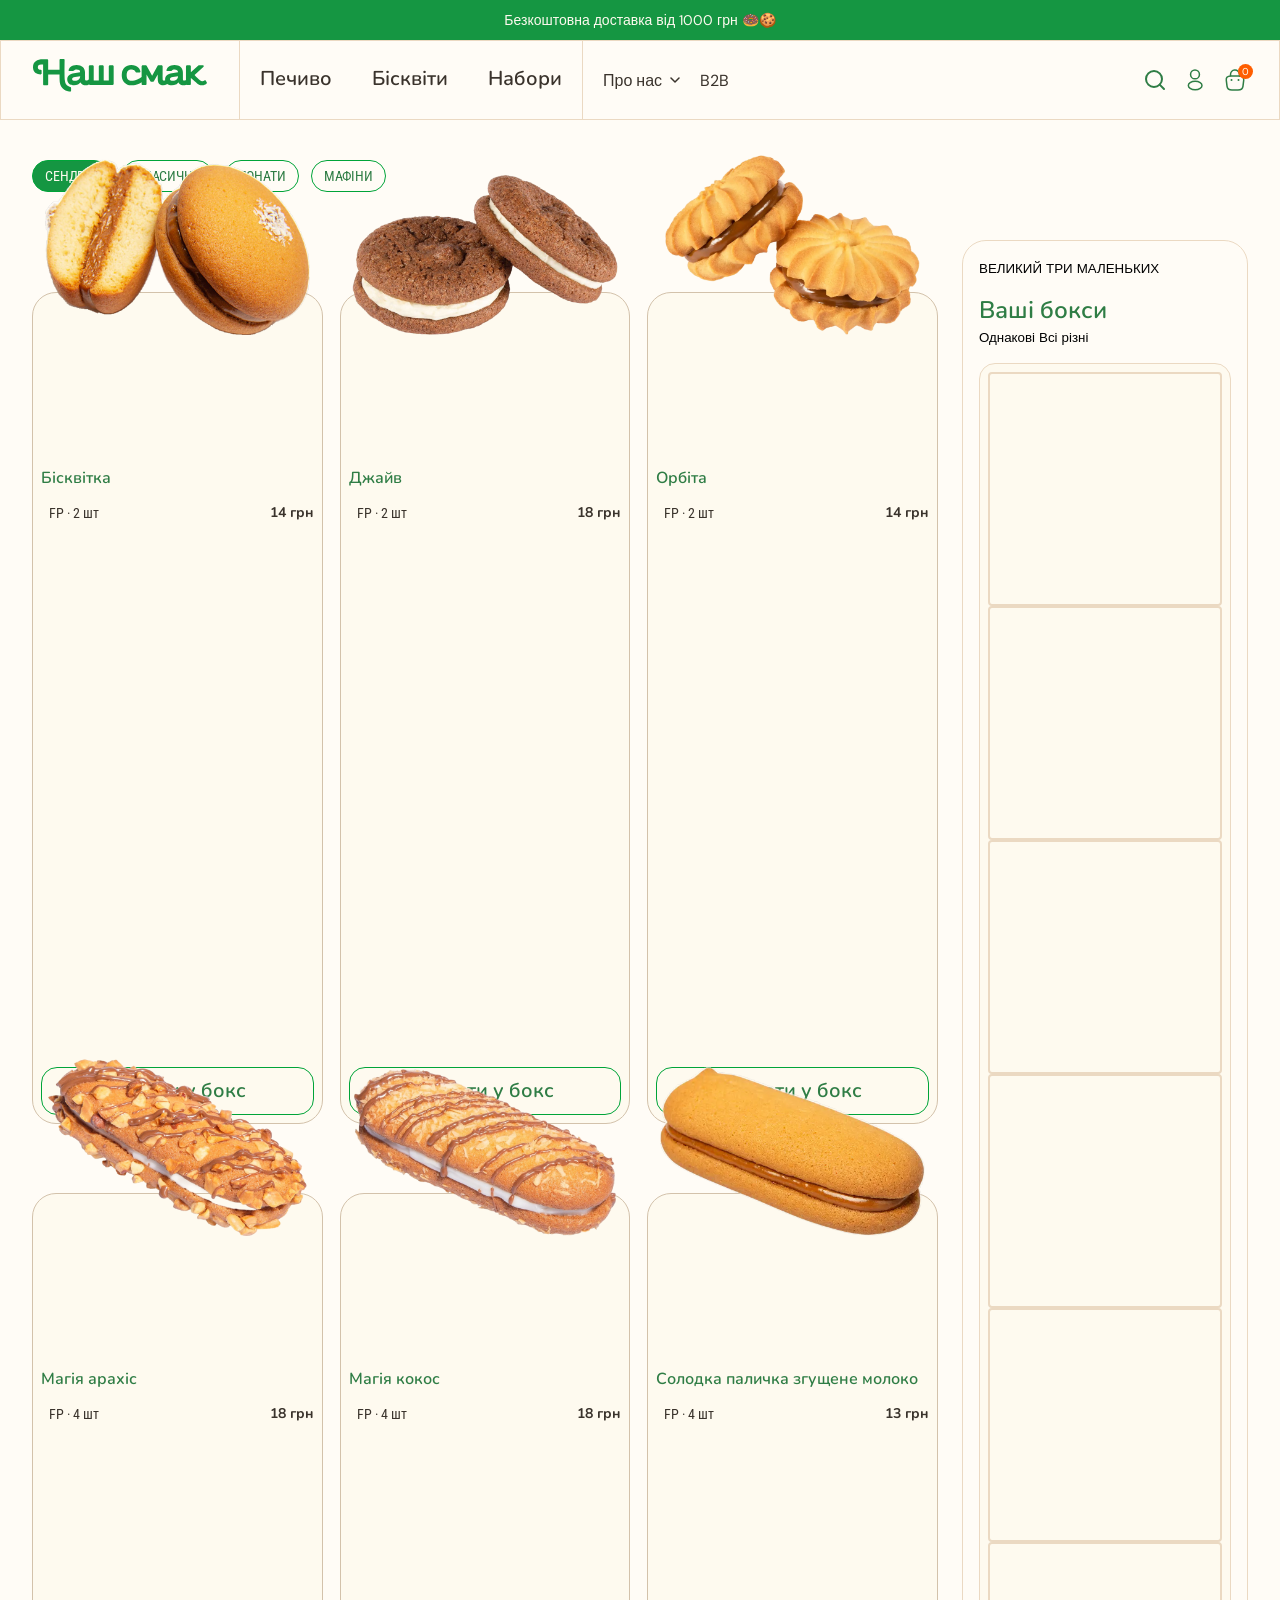
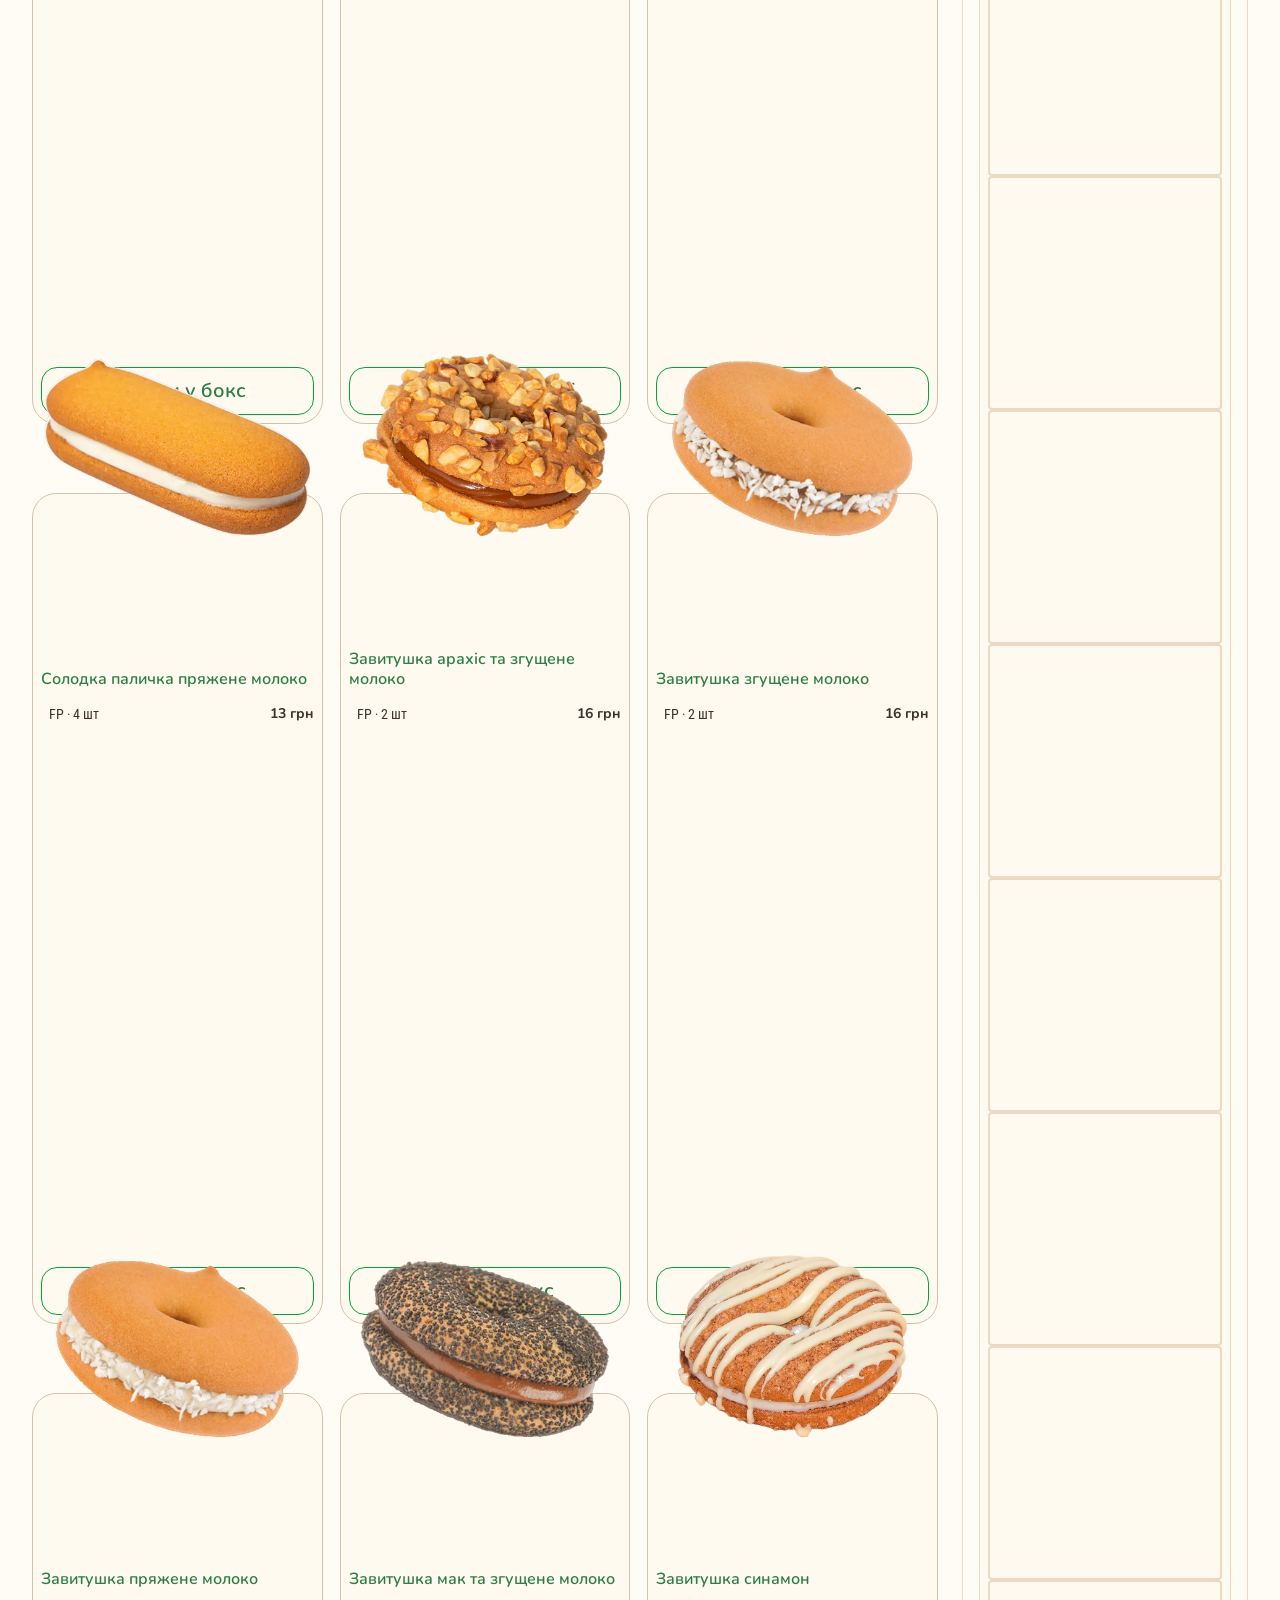
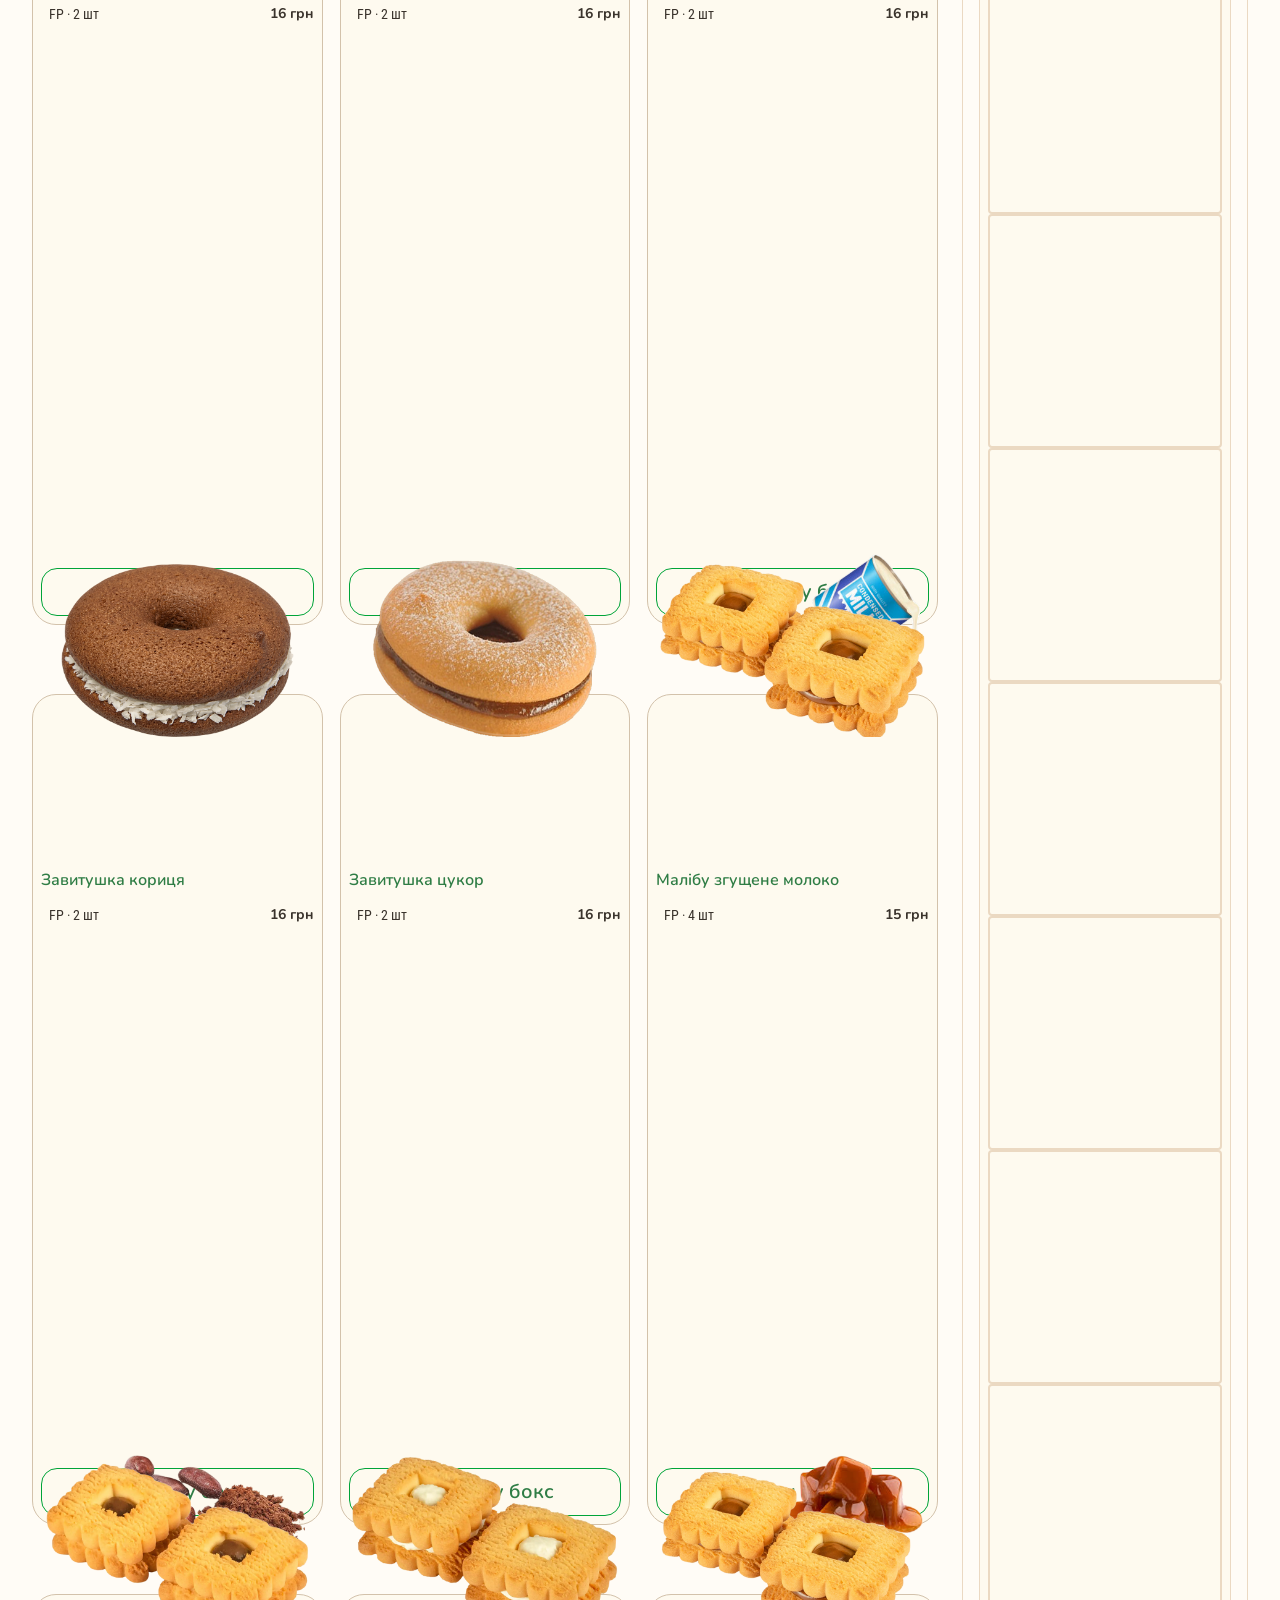
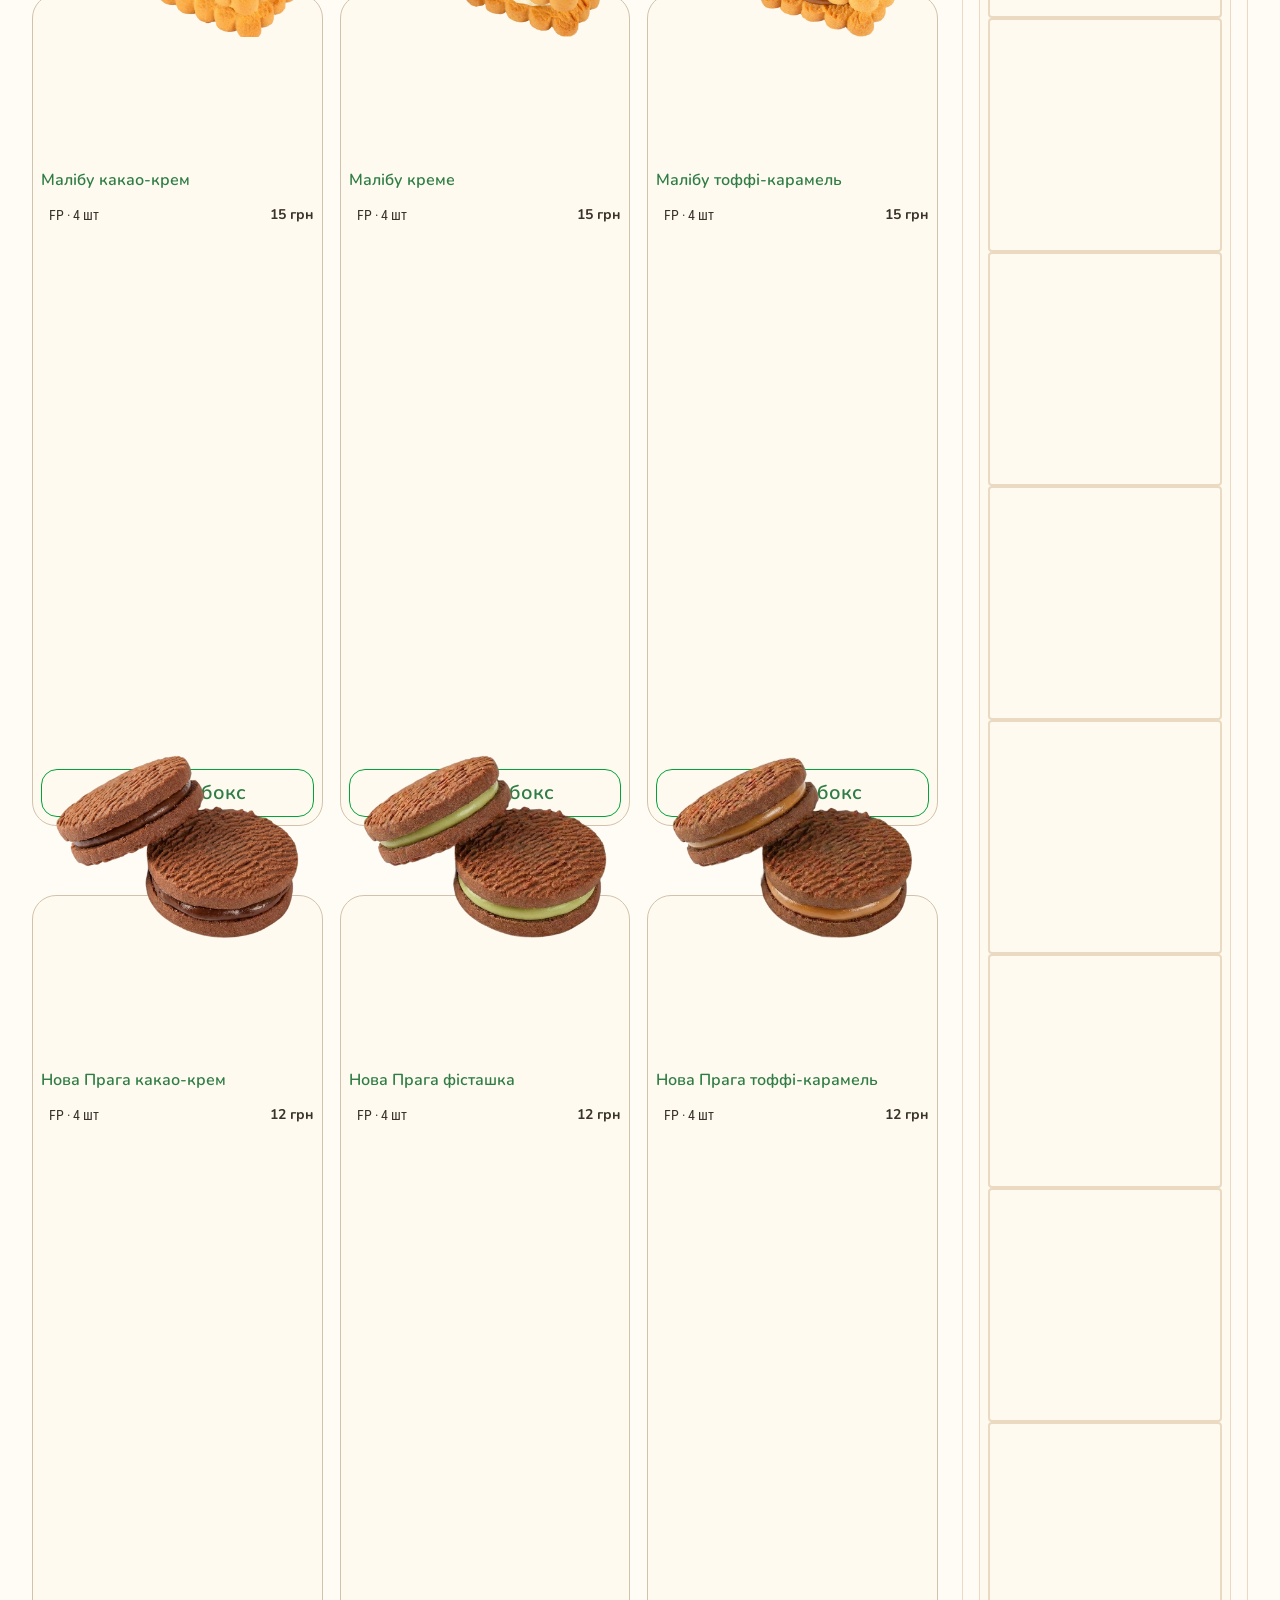
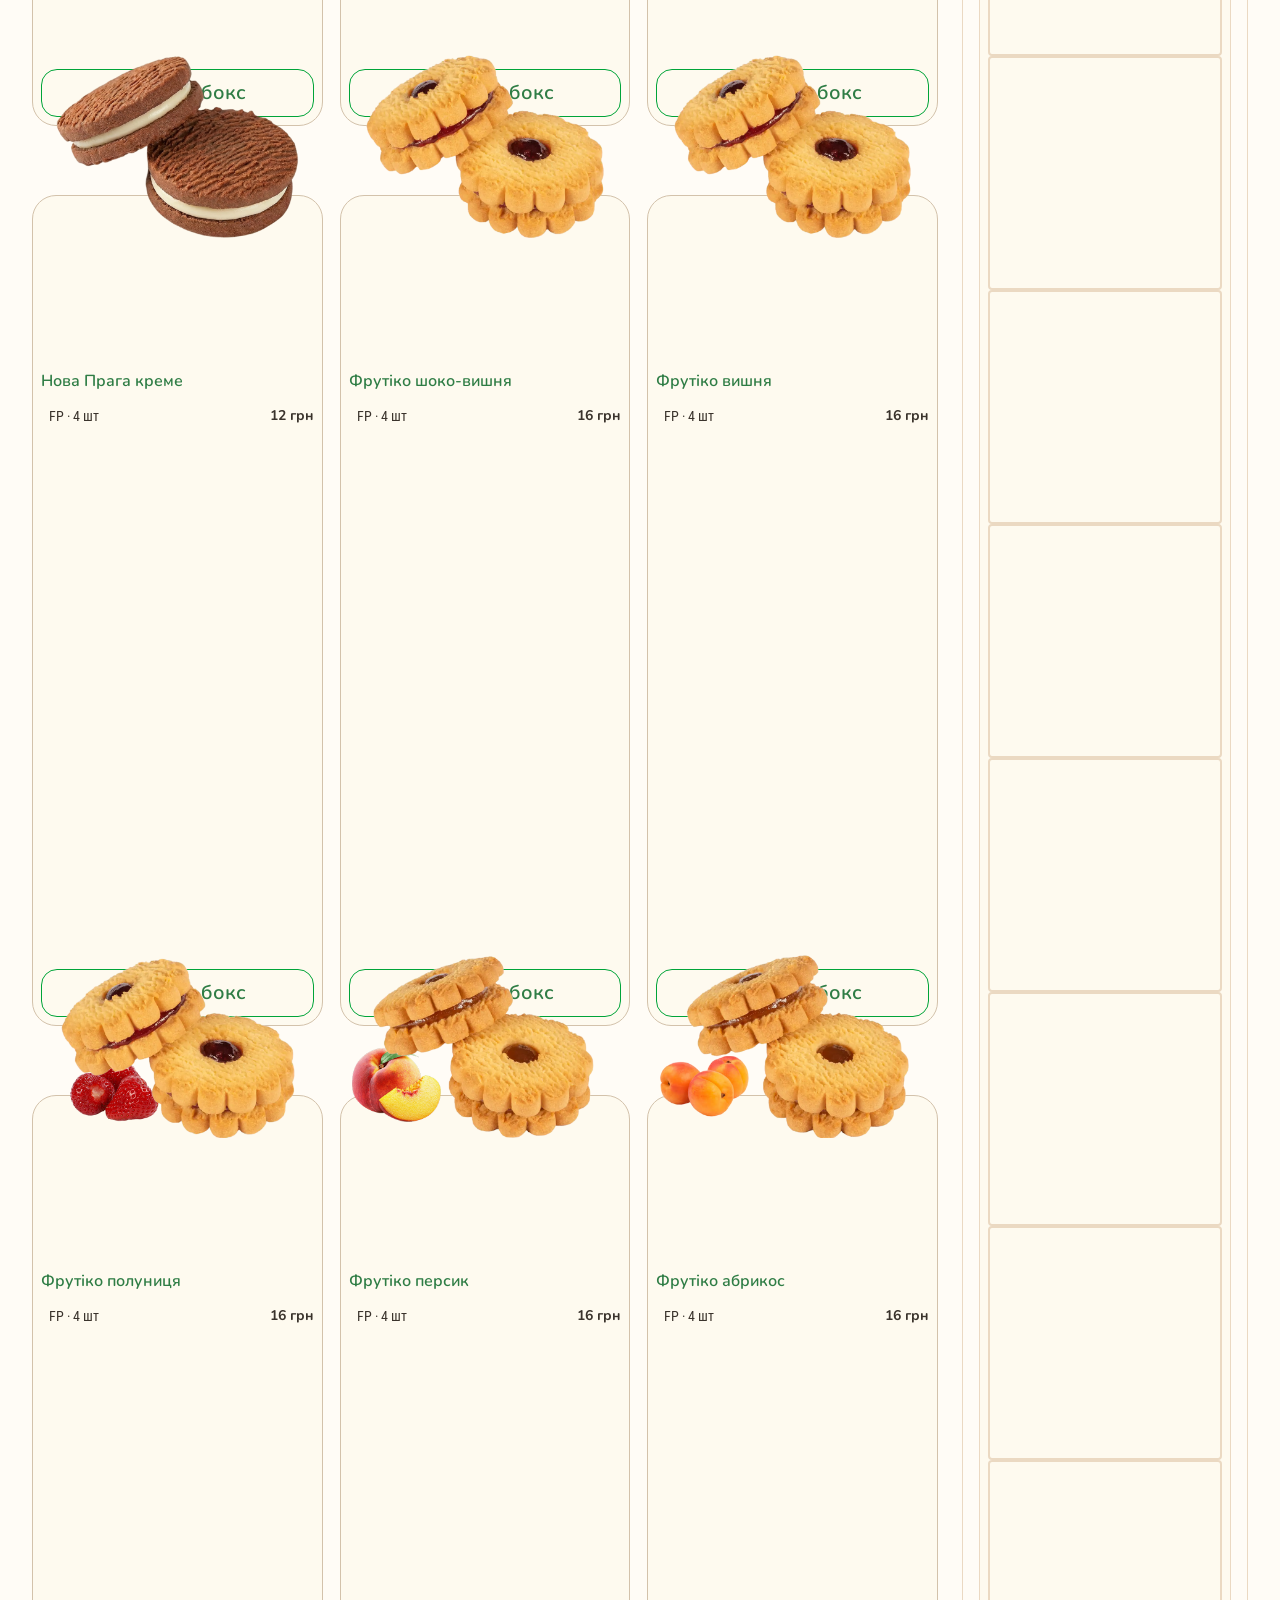
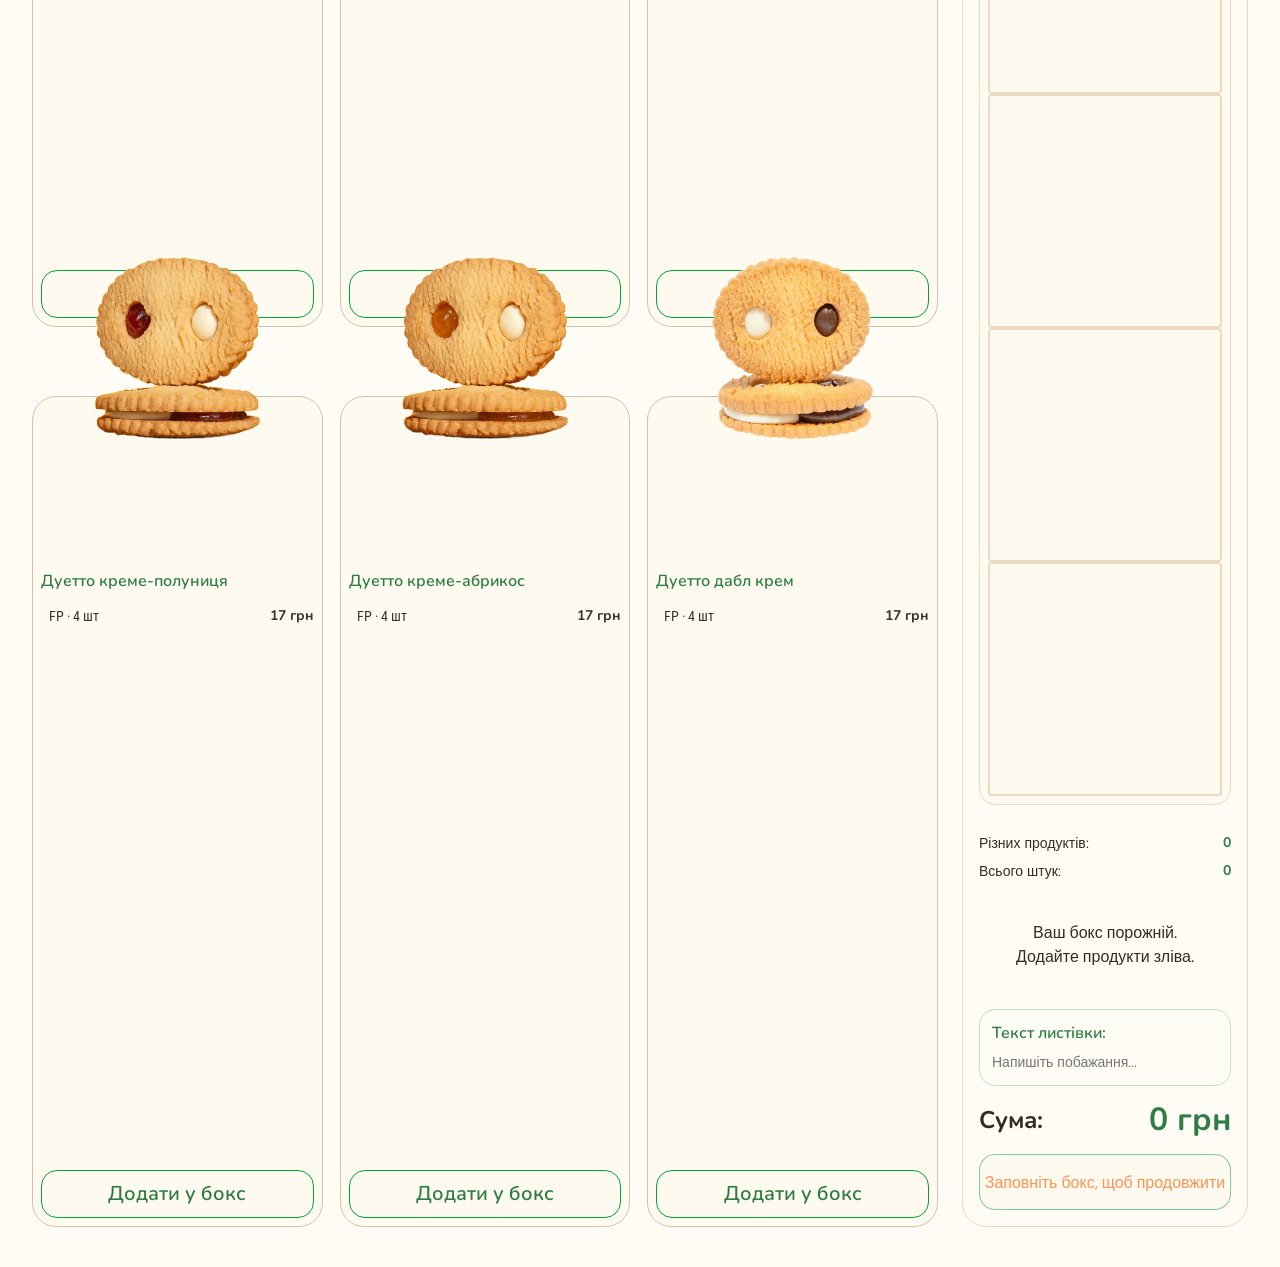
<file: box-builder.html>
<!DOCTYPE html>
<html lang="uk">
<head>
  <meta charset="UTF-8">
  <meta name="viewport" content="width=device-width, initial-scale=1.0">
  <title>Наш смак — Створи свій бокс</title>
  <link rel="preconnect" href="https://fonts.googleapis.com">
  <link href="https://fonts.googleapis.com/css2?family=Nunito:wght@600;700&family=DM+Sans:opsz,wght@9..40,400;9..40,600;9..40,700&family=Roboto+Condensed:wght@400;700&display=swap" rel="stylesheet">
  <link rel="stylesheet" href="styles.css">
  <link rel="stylesheet" href="box-builder.css">
</head>
<body>

  <!-- Overlay -->
  <div class="overlay">
    <span>Безкоштовна доставка від 1000 грн 🍩🍪</span>
  </div>

  <!-- Header -->
  <header class="header">
    <div class="header__logo">
      <a href="index.html"><img src="images/logo.svg" alt="Наш смак"></a>
    </div>
    <nav class="header__categories">
      <a href="pechuvo.html" class="header__cat-tab">Печиво</a>
      <a href="muffins-donuts.html" class="header__cat-tab">Бісквіти</a>
      <a href="nabory.html" class="header__cat-tab">Набори</a>
    </nav>
    <div class="header__right">
      <div class="header__nav">
        <a href="#" class="header__nav-link">Про нас
          <svg width="10" height="6" viewBox="0 0 10 6" fill="none"><path d="M1 1L5 5L9 1" stroke="#3A332C" stroke-width="1.5" stroke-linecap="round" stroke-linejoin="round"/></svg>
        </a>
        <a href="#" class="header__nav-link">B2B</a>
      </div>
      <div class="header__icons">
        <button class="header__icon-btn header__search-btn" aria-label="Пошук" data-search-trigger>
          <img src="icons/search.svg" width="24" height="24" alt="">
        </button>
        <button class="header__icon-btn header__account-btn" aria-label="Акаунт">
          <img src="icons/account.svg" width="24" height="24" alt="">
        </button>
        <button class="header__icon-btn header__cart-btn" aria-label="Кошик">
          <img src="icons/cart.svg" width="24" height="24" alt="">
          <span class="header__cart-badge">0</span>
        </button>
        <button class="header__icon-btn header__burger-btn" aria-label="Меню">
          <img src="icons/menu.svg" width="24" height="24" alt="">
        </button>
      </div>
    </div>
  </header>

  <!-- Mobile menu -->
  <div class="mobile-menu-overlay" id="mobileMenuOverlay">
    <div class="mobile-menu">
      <div class="mobile-menu__header">
        <span class="mobile-menu__title">Меню</span>
        <button class="mobile-menu__close" id="mobileMenuClose" aria-label="Закрити">
          <svg width="24" height="24" viewBox="0 0 24 24" fill="none">
            <line x1="6" y1="6" x2="18" y2="18" stroke="#3A332C" stroke-width="2" stroke-linecap="round"/>
            <line x1="18" y1="6" x2="6" y2="18" stroke="#3A332C" stroke-width="2" stroke-linecap="round"/>
          </svg>
        </button>
      </div>
      <nav class="mobile-menu__nav">
        <a href="#" class="mobile-menu__link" data-search-trigger>
          <img src="icons/search.svg" width="20" height="20" alt=""> Пошук
        </a>
        <a href="#" class="mobile-menu__link">
          <img src="icons/account.svg" width="20" height="20" alt=""> Акаунт
        </a>
        <a href="pechuvo.html" class="mobile-menu__link">Печиво</a>
        <a href="muffins-donuts.html" class="mobile-menu__link">Бісквіти</a>
        <a href="nabory.html" class="mobile-menu__link">Набори</a>
        <a href="#" class="mobile-menu__link">Про нас</a>
        <a href="#" class="mobile-menu__link">B2B</a>
      </nav>
    </div>
  </div>

  <main class="main">
    <!-- Subcategory pills -->
    <div class="subcategories">
      <button class="pill pill--active" data-filter="sandwich">сендвіч</button>
      <button class="pill" data-filter="classic">класичне</button>
      <button class="pill" data-filter="donuts">донати</button>
      <button class="pill" data-filter="muffins">мафіни</button>
    </div>

    <!-- Content: grid + sidebar -->
    <div class="box-layout">
      <div class="product-grid product-grid--3col" id="productGrid"></div>
      <aside class="box-sidebar" id="boxSidebar">
        <!-- Rendered dynamically by JS -->
      </aside>
    </div>
  </main>

  <!-- Mobile bottom bar -->
  <div class="box-bottom-bar" id="boxBottomBar">
    <div class="box-bottom-bar__info">
      <span class="box-bottom-bar__label">Ваш бокс</span>
      <span class="box-bottom-bar__summary" id="bottomBarSummary">0 шт · 0 грн</span>
    </div>
    <div class="box-mini-map" id="boxMiniMap">
      <div class="box-mini-map__seg"></div>
      <div class="box-mini-map__seg"></div>
      <div class="box-mini-map__seg"></div>
      <div class="box-mini-map__seg"></div>
      <div class="box-mini-map__seg"></div>
      <div class="box-mini-map__seg"></div>
      <div class="box-mini-map__seg"></div>
      <div class="box-mini-map__seg"></div>
      <div class="box-mini-map__seg"></div>
    </div>
    <button class="box-bottom-bar__btn" id="bottomBarToggle">
      <svg width="20" height="20" viewBox="0 0 20 20" fill="none">
        <path d="M5 12.5L10 7.5L15 12.5" stroke="#FEFAEF" stroke-width="2" stroke-linecap="round" stroke-linejoin="round"/>
      </svg>
    </button>
  </div>

  <!-- Mobile drawer -->
  <div class="box-drawer-overlay" id="boxDrawerOverlay">
    <div class="box-drawer" id="boxDrawer">
      <div class="box-drawer__header">
        <span class="box-drawer__title">Ваш бокс</span>
        <button class="box-drawer__close" id="boxDrawerClose" aria-label="Закрити">
          <svg width="24" height="24" viewBox="0 0 24 24" fill="none">
            <line x1="6" y1="6" x2="18" y2="18" stroke="#3A332C" stroke-width="2" stroke-linecap="round"/>
            <line x1="18" y1="6" x2="6" y2="18" stroke="#3A332C" stroke-width="2" stroke-linecap="round"/>
          </svg>
        </button>
      </div>
      <div class="box-drawer__content" id="boxDrawerContent">
        <!-- Populated dynamically by JS -->
      </div>
    </div>
  </div>

  <script src="products-data.js"></script>
  <script src="box-builder.js"></script>
  <script src="responsive.js"></script>
  <script src="search.js"></script>
</body>
</html>
</file>
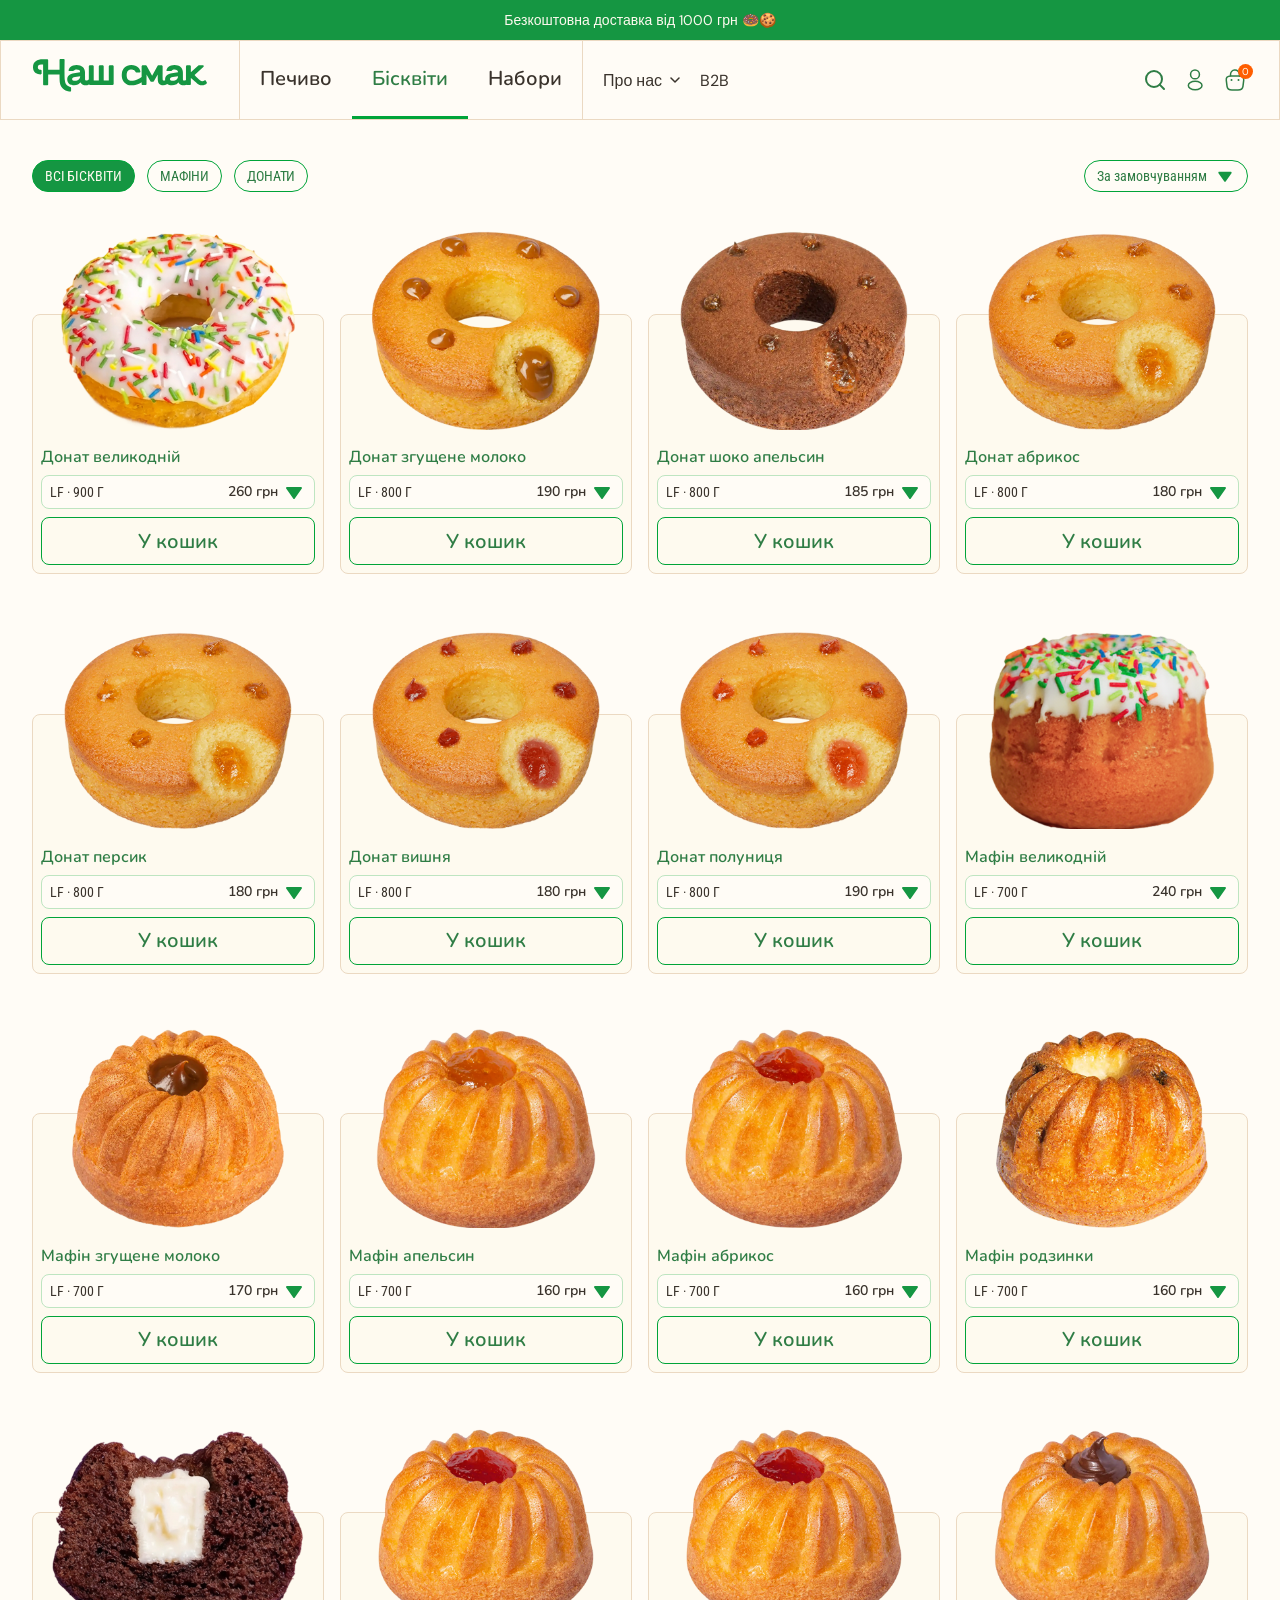
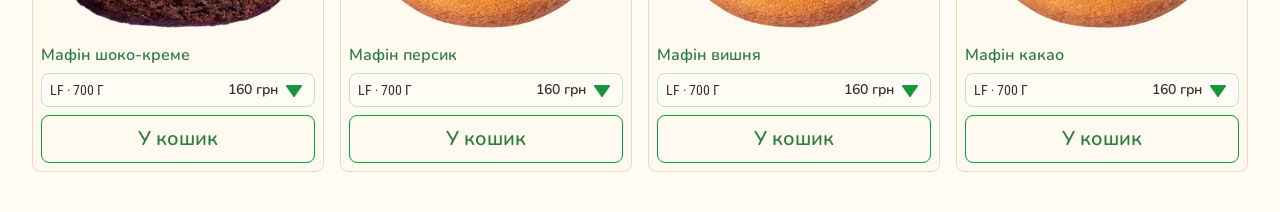
<file: muffins-donuts.html>
<!DOCTYPE html>
<html lang="uk">
<head>
  <meta charset="UTF-8">
  <meta name="viewport" content="width=device-width, initial-scale=1.0">
  <title>Наш смак — Бісквіти</title>
  <link rel="preconnect" href="https://fonts.googleapis.com">
  <link href="https://fonts.googleapis.com/css2?family=Nunito:wght@600;700&family=DM+Sans:opsz,wght@9..40,400;9..40,600;9..40,700&family=Roboto+Condensed:wght@400;700&display=swap" rel="stylesheet">
  <link rel="stylesheet" href="styles.css">
</head>
<body data-catalog-scope="muffins,donuts" data-promos="false" data-initial-filter="all">

  <div class="overlay">
    <span>Безкоштовна доставка від 1000 грн 🍩🍪</span>
  </div>

  <header class="header">
    <div class="header__logo">
      <a href="index.html"><img src="images/logo.svg" alt="Наш смак"></a>
    </div>
    <nav class="header__categories">
      <a href="pechuvo.html" class="header__cat-tab">Печиво</a>
      <a href="muffins-donuts.html" class="header__cat-tab header__cat-tab--active">Бісквіти</a>
      <a href="nabory.html" class="header__cat-tab">Набори</a>
    </nav>

    <div class="header__right">
      <div class="header__nav">
        <a href="#" class="header__nav-link">Про нас
          <svg width="10" height="6" viewBox="0 0 10 6" fill="none"><path d="M1 1L5 5L9 1" stroke="#3A332C" stroke-width="1.5" stroke-linecap="round" stroke-linejoin="round"/></svg>
        </a>
        <a href="#" class="header__nav-link">B2B</a>
      </div>
      <div class="header__icons">
        <button class="header__icon-btn header__search-btn" aria-label="Пошук" data-search-trigger>
          <img src="icons/search.svg" width="24" height="24" alt="">
        </button>
        <button class="header__icon-btn header__account-btn" aria-label="Акаунт">
          <img src="icons/account.svg" width="24" height="24" alt="">
        </button>
        <button class="header__icon-btn header__cart-btn" aria-label="Кошик">
          <img src="icons/cart.svg" width="24" height="24" alt="">
          <span class="header__cart-badge">0</span>
        </button>
        <button class="header__icon-btn header__burger-btn" aria-label="Меню">
          <img src="icons/menu.svg" width="24" height="24" alt="">
        </button>
      </div>
    </div>
  </header>

  <div class="mobile-menu-overlay" id="mobileMenuOverlay">
    <div class="mobile-menu">
      <div class="mobile-menu__header">
        <span class="mobile-menu__title">Меню</span>
        <button class="mobile-menu__close" id="mobileMenuClose" aria-label="Закрити">
          <svg width="24" height="24" viewBox="0 0 24 24" fill="none">
            <line x1="6" y1="6" x2="18" y2="18" stroke="#3A332C" stroke-width="2" stroke-linecap="round"/>
            <line x1="18" y1="6" x2="6" y2="18" stroke="#3A332C" stroke-width="2" stroke-linecap="round"/>
          </svg>
        </button>
      </div>
      <nav class="mobile-menu__nav">
        <a href="#" class="mobile-menu__link" data-search-trigger>
          <img src="icons/search.svg" width="20" height="20" alt=""> Пошук
        </a>
        <a href="#" class="mobile-menu__link">
          <img src="icons/account.svg" width="20" height="20" alt=""> Акаунт
        </a>
        <a href="pechuvo.html" class="mobile-menu__link">Печиво</a>
        <a href="muffins-donuts.html" class="mobile-menu__link mobile-menu__link--highlight" aria-current="page">Бісквіти</a>
        <a href="nabory.html" class="mobile-menu__link">Набори</a>
        <a href="#" class="mobile-menu__link">Про нас</a>
        <a href="#" class="mobile-menu__link">B2B</a>
      </nav>
    </div>
  </div>

  <main class="main">
    <div class="catalog-toolbar">
      <div class="subcategories">
        <button class="pill pill--active" data-filter="all">Всі бісквіти</button>
        <button class="pill" data-filter="muffins">мафіни</button>
        <button class="pill" data-filter="donuts">донати</button>
      </div>
      <div class="sort-control" data-sort-control>
        <button class="sort-control__button" type="button" data-sort-button aria-haspopup="menu" aria-expanded="false" aria-label="Сортувати">
          <span class="sort-control__button-label" data-sort-label>За замовчуванням</span>
          <img class="sort-control__button-caret" src="icons/caret-big-down-filled.svg" width="24" height="24" alt="">
          <img class="sort-control__button-icon" src="icons/sort.svg" width="24" height="24" alt="">
        </button>
        <div class="sort-control__menu" data-sort-menu hidden>
          <button class="sort-control__option sort-control__option--active" type="button" data-sort-value="default">За замовчуванням</button>
          <button class="sort-control__option" type="button" data-sort-value="popular">За популярністю</button>
          <button class="sort-control__option" type="button" data-sort-value="price-asc">За зростанням ціни</button>
          <button class="sort-control__option" type="button" data-sort-value="price-desc">За спаданням ціни</button>
        </div>
      </div>
    </div>

    <div class="product-grid" id="productGrid"></div>
  </main>

  <script src="products-data.js"></script>
  <script src="app.js"></script>
  <script src="responsive.js"></script>
  <script src="search.js"></script>
</body>
</html>
</file>
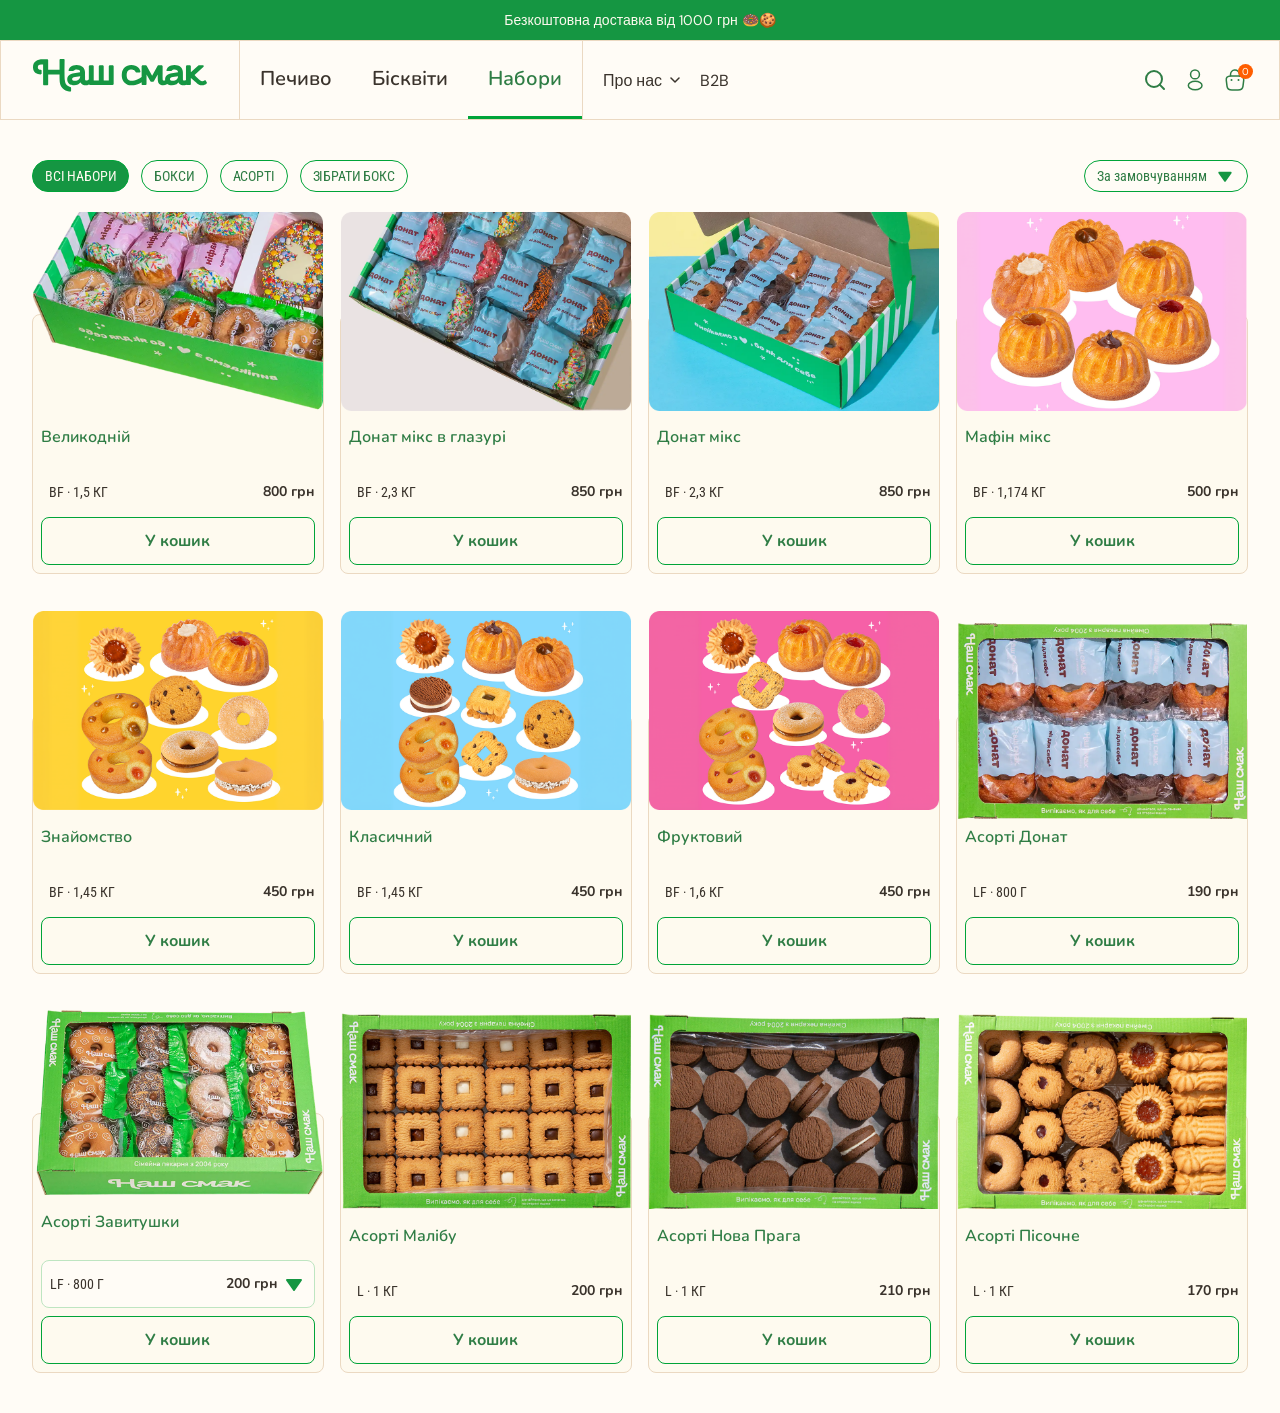
<file: nabory.html>
<!DOCTYPE html>
<html lang="uk">
<head>
  <meta charset="UTF-8">
  <meta name="viewport" content="width=device-width, initial-scale=1.0">
  <title>Наш смак — Набори</title>
  <link rel="preconnect" href="https://fonts.googleapis.com">
  <link href="https://fonts.googleapis.com/css2?family=Nunito:wght@600;700&family=DM+Sans:opsz,wght@9..40,400;9..40,600;9..40,700&family=Roboto+Condensed:wght@400;700&display=swap" rel="stylesheet">
  <link rel="stylesheet" href="styles.css">
</head>
<body class="sets-page">

  <div class="overlay">
    <span>Безкоштовна доставка від 1000 грн 🍩🍪</span>
  </div>

  <header class="header">
    <div class="header__logo">
      <a href="index.html"><img src="images/logo.svg" alt="Наш смак"></a>
    </div>
    <nav class="header__categories">
      <a href="pechuvo.html" class="header__cat-tab">Печиво</a>
      <a href="muffins-donuts.html" class="header__cat-tab">Бісквіти</a>
      <a href="nabory.html" class="header__cat-tab header__cat-tab--active">Набори</a>
    </nav>

    <div class="header__right">
      <div class="header__nav">
        <a href="#" class="header__nav-link">Про нас
          <svg width="10" height="6" viewBox="0 0 10 6" fill="none"><path d="M1 1L5 5L9 1" stroke="#3A332C" stroke-width="1.5" stroke-linecap="round" stroke-linejoin="round"/></svg>
        </a>
        <a href="#" class="header__nav-link">B2B</a>
      </div>
      <div class="header__icons">
        <button class="header__icon-btn header__search-btn" aria-label="Пошук" data-search-trigger>
          <img src="icons/search.svg" width="24" height="24" alt="">
        </button>
        <button class="header__icon-btn header__account-btn" aria-label="Акаунт">
          <img src="icons/account.svg" width="24" height="24" alt="">
        </button>
        <button class="header__icon-btn header__cart-btn" aria-label="Кошик">
          <img src="icons/cart.svg" width="24" height="24" alt="">
          <span class="header__cart-badge">0</span>
        </button>
        <button class="header__icon-btn header__burger-btn" aria-label="Меню">
          <img src="icons/menu.svg" width="24" height="24" alt="">
        </button>
      </div>
    </div>
  </header>

  <div class="mobile-menu-overlay" id="mobileMenuOverlay">
    <div class="mobile-menu">
      <div class="mobile-menu__header">
        <span class="mobile-menu__title">Меню</span>
        <button class="mobile-menu__close" id="mobileMenuClose" aria-label="Закрити">
          <svg width="24" height="24" viewBox="0 0 24 24" fill="none">
            <line x1="6" y1="6" x2="18" y2="18" stroke="#3A332C" stroke-width="2" stroke-linecap="round"/>
            <line x1="18" y1="6" x2="6" y2="18" stroke="#3A332C" stroke-width="2" stroke-linecap="round"/>
          </svg>
        </button>
      </div>
      <nav class="mobile-menu__nav">
        <a href="#" class="mobile-menu__link" data-search-trigger>
          <img src="icons/search.svg" width="20" height="20" alt=""> Пошук
        </a>
        <a href="#" class="mobile-menu__link">
          <img src="icons/account.svg" width="20" height="20" alt=""> Акаунт
        </a>
        <a href="pechuvo.html" class="mobile-menu__link">Печиво</a>
        <a href="muffins-donuts.html" class="mobile-menu__link">Бісквіти</a>
        <a href="nabory.html" class="mobile-menu__link mobile-menu__link--highlight" aria-current="page">Набори</a>
        <a href="#" class="mobile-menu__link">Про нас</a>
        <a href="#" class="mobile-menu__link">B2B</a>
      </nav>
    </div>
  </div>

  <main class="main">
    <div class="catalog-toolbar">
      <div class="subcategories subcategories--sets">
        <button class="pill pill--active" data-filter="all">Всі набори</button>
        <button class="pill" data-filter="boxes">Бокси</button>
        <button class="pill" data-filter="assorti">Асорті</button>
        <a class="pill pill--link" href="box-builder.html">Зібрати бокс</a>
      </div>
      <div class="sort-control" data-sort-control>
        <button class="sort-control__button" type="button" data-sort-button aria-haspopup="menu" aria-expanded="false" aria-label="Сортувати">
          <span class="sort-control__button-label" data-sort-label>За замовчуванням</span>
          <img class="sort-control__button-caret" src="icons/caret-big-down-filled.svg" width="24" height="24" alt="">
          <img class="sort-control__button-icon" src="icons/sort.svg" width="24" height="24" alt="">
        </button>
        <div class="sort-control__menu" data-sort-menu hidden>
          <button class="sort-control__option sort-control__option--active" type="button" data-sort-value="default">За замовчуванням</button>
          <button class="sort-control__option" type="button" data-sort-value="popular">За популярністю</button>
          <button class="sort-control__option" type="button" data-sort-value="price-asc">За зростанням ціни</button>
          <button class="sort-control__option" type="button" data-sort-value="price-desc">За спаданням ціни</button>
        </div>
      </div>
    </div>

    <div class="product-grid sets-grid" id="setsGrid"></div>
  </main>

  <script src="products-data.js"></script>
  <script src="nabory.js"></script>
  <script src="responsive.js"></script>
  <script src="search.js"></script>
</body>
</html>
</file>
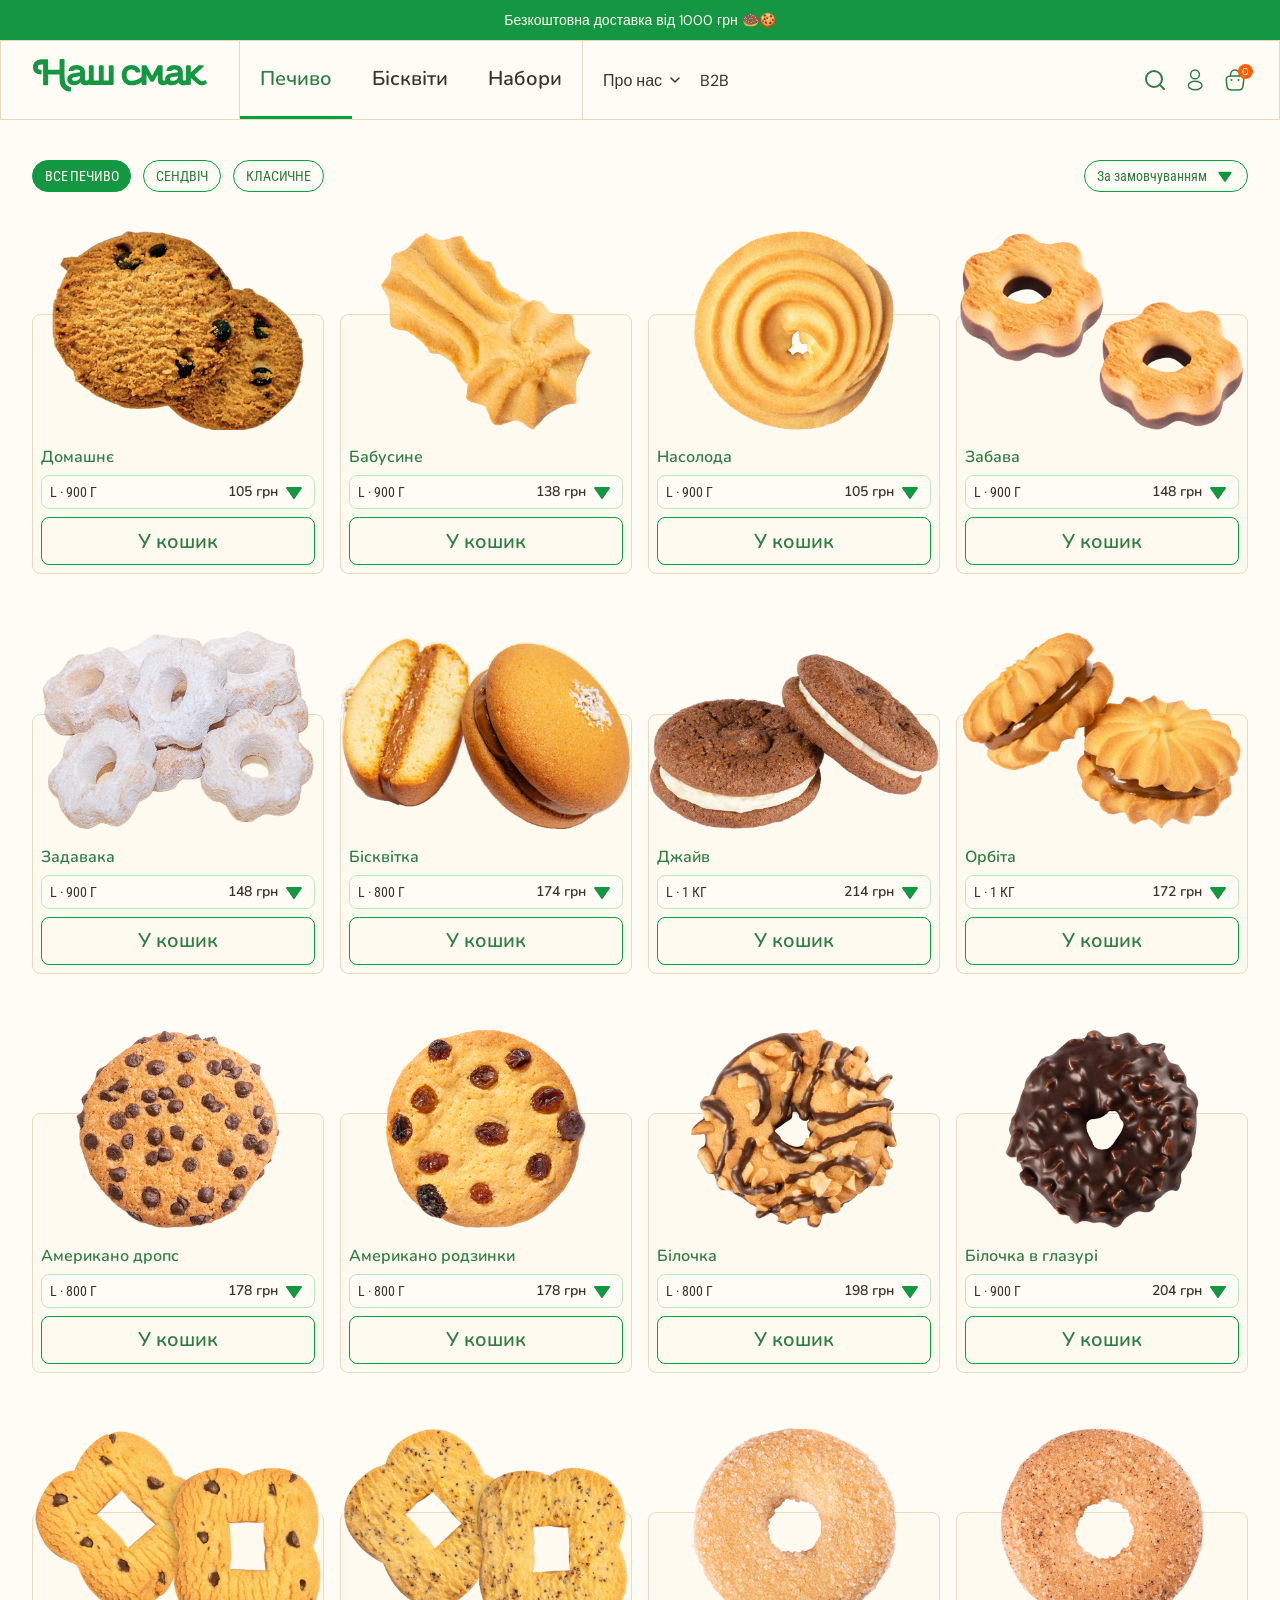
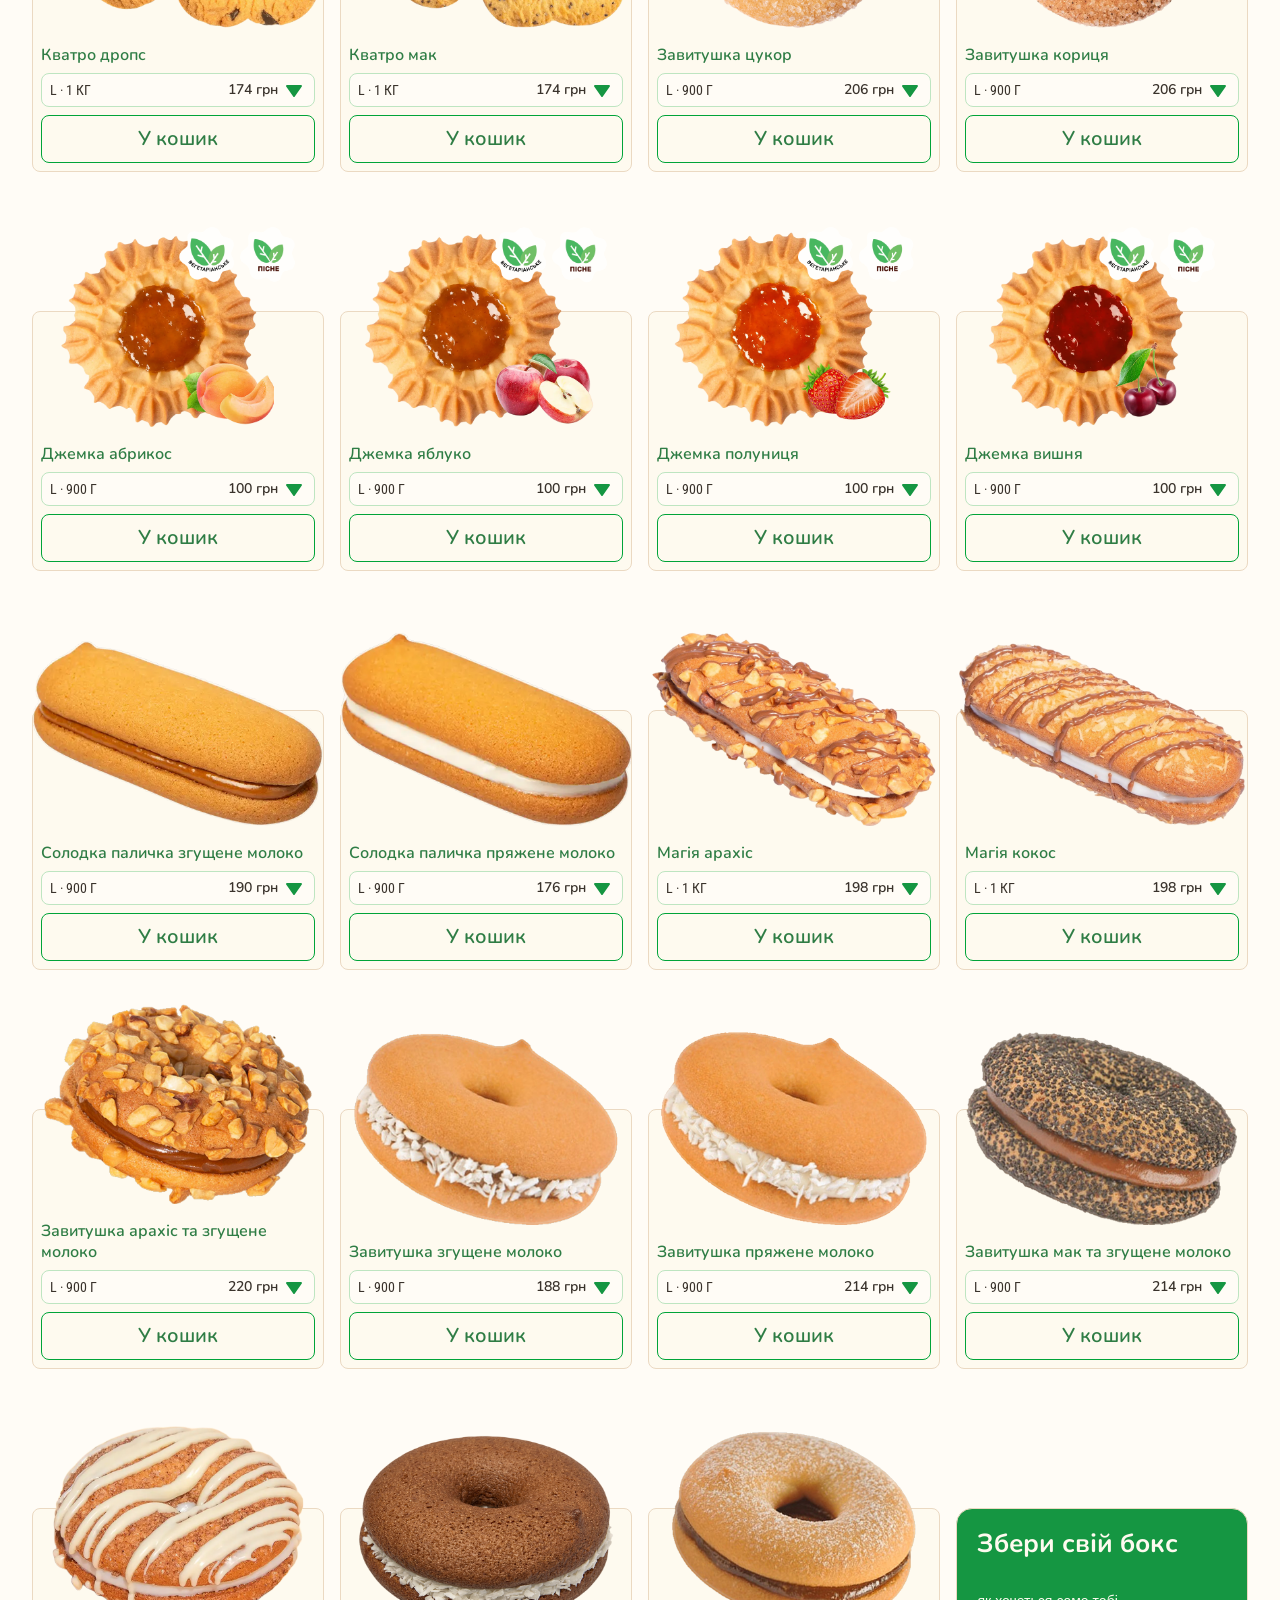
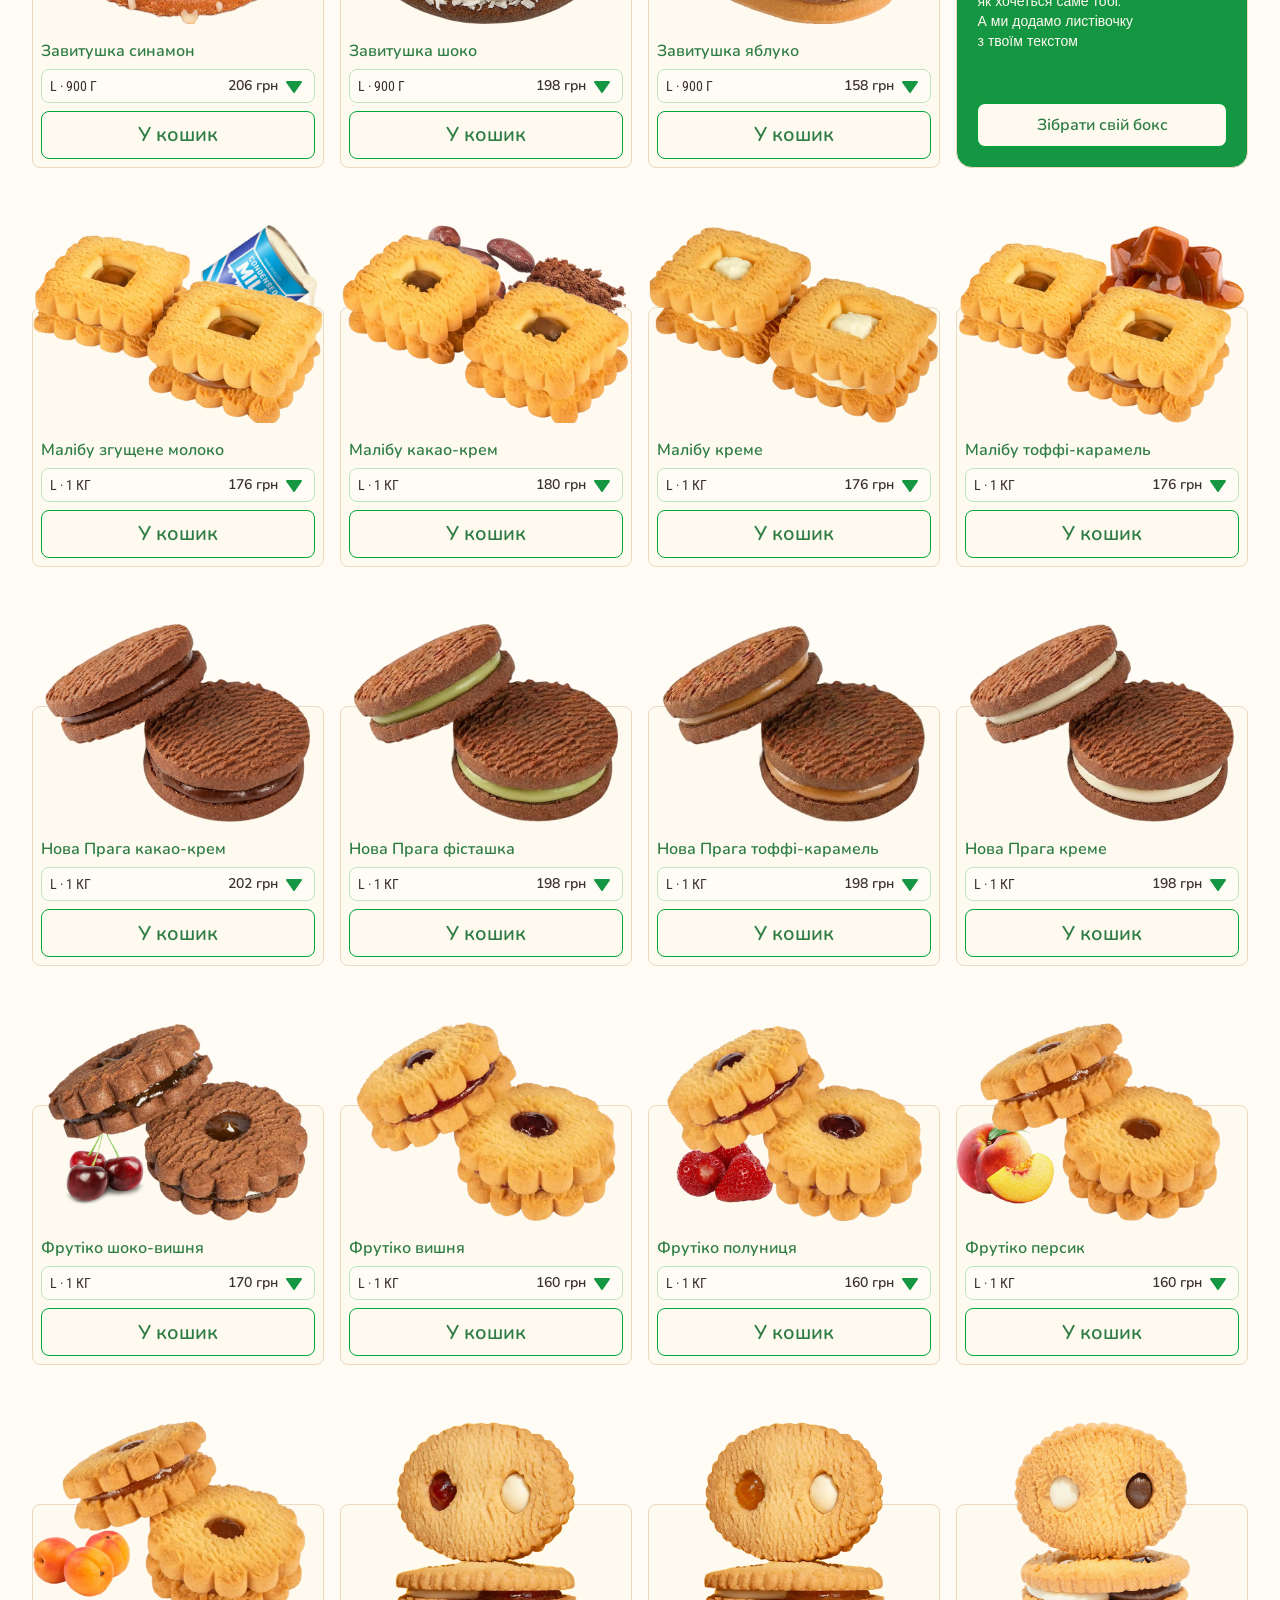
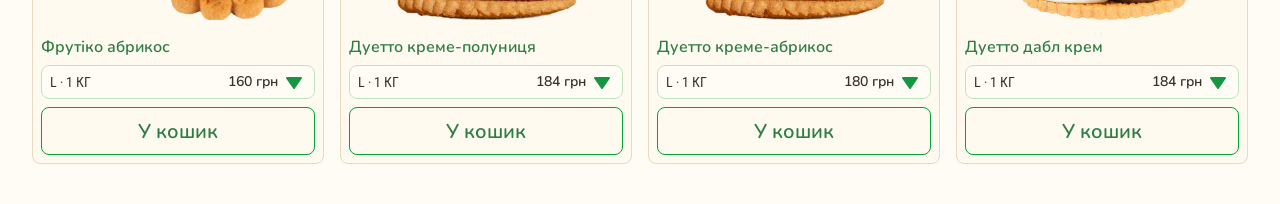
<file: pechuvo.html>
<!DOCTYPE html>
<html lang="uk">
<head>
  <meta charset="UTF-8">
  <meta name="viewport" content="width=device-width, initial-scale=1.0">
  <title>Наш смак — Печиво</title>
  <link rel="preconnect" href="https://fonts.googleapis.com">
  <link href="https://fonts.googleapis.com/css2?family=Nunito:wght@600;700&family=DM+Sans:opsz,wght@9..40,400;9..40,600;9..40,700&family=Roboto+Condensed:wght@400;700&display=swap" rel="stylesheet">
  <link rel="stylesheet" href="styles.css">
</head>
<body data-catalog-scope="classic,sandwich" data-promos="true" data-initial-filter="all">

  <div class="overlay">
    <span>Безкоштовна доставка від 1000 грн 🍩🍪</span>
  </div>

  <header class="header">
    <div class="header__logo">
      <a href="index.html"><img src="images/logo.svg" alt="Наш смак"></a>
    </div>
    <nav class="header__categories">
      <a href="pechuvo.html" class="header__cat-tab header__cat-tab--active">Печиво</a>
      <a href="muffins-donuts.html" class="header__cat-tab">Бісквіти</a>
      <a href="nabory.html" class="header__cat-tab">Набори</a>
    </nav>

    <div class="header__right">
      <div class="header__nav">
        <a href="#" class="header__nav-link">Про нас
          <svg width="10" height="6" viewBox="0 0 10 6" fill="none"><path d="M1 1L5 5L9 1" stroke="#3A332C" stroke-width="1.5" stroke-linecap="round" stroke-linejoin="round"/></svg>
        </a>
        <a href="#" class="header__nav-link">B2B</a>
      </div>
      <div class="header__icons">
        <button class="header__icon-btn header__search-btn" aria-label="Пошук" data-search-trigger>
          <img src="icons/search.svg" width="24" height="24" alt="">
        </button>
        <button class="header__icon-btn header__account-btn" aria-label="Акаунт">
          <img src="icons/account.svg" width="24" height="24" alt="">
        </button>
        <button class="header__icon-btn header__cart-btn" aria-label="Кошик">
          <img src="icons/cart.svg" width="24" height="24" alt="">
          <span class="header__cart-badge">0</span>
        </button>
        <button class="header__icon-btn header__burger-btn" aria-label="Меню">
          <img src="icons/menu.svg" width="24" height="24" alt="">
        </button>
      </div>
    </div>
  </header>

  <div class="mobile-menu-overlay" id="mobileMenuOverlay">
    <div class="mobile-menu">
      <div class="mobile-menu__header">
        <span class="mobile-menu__title">Меню</span>
        <button class="mobile-menu__close" id="mobileMenuClose" aria-label="Закрити">
          <svg width="24" height="24" viewBox="0 0 24 24" fill="none">
            <line x1="6" y1="6" x2="18" y2="18" stroke="#3A332C" stroke-width="2" stroke-linecap="round"/>
            <line x1="18" y1="6" x2="6" y2="18" stroke="#3A332C" stroke-width="2" stroke-linecap="round"/>
          </svg>
        </button>
      </div>
      <nav class="mobile-menu__nav">
        <a href="#" class="mobile-menu__link" data-search-trigger>
          <img src="icons/search.svg" width="20" height="20" alt=""> Пошук
        </a>
        <a href="#" class="mobile-menu__link">
          <img src="icons/account.svg" width="20" height="20" alt=""> Акаунт
        </a>
        <a href="pechuvo.html" class="mobile-menu__link mobile-menu__link--highlight" aria-current="page">Печиво</a>
        <a href="muffins-donuts.html" class="mobile-menu__link">Бісквіти</a>
        <a href="nabory.html" class="mobile-menu__link">Набори</a>
        <a href="#" class="mobile-menu__link">Про нас</a>
        <a href="#" class="mobile-menu__link">B2B</a>
      </nav>
    </div>
  </div>

  <main class="main">
    <div class="catalog-toolbar">
      <div class="subcategories">
        <button class="pill pill--active" data-filter="all">Все печиво</button>
        <button class="pill" data-filter="sandwich">сендвіч</button>
        <button class="pill" data-filter="classic">класичне</button>
      </div>
      <div class="sort-control" data-sort-control>
        <button class="sort-control__button" type="button" data-sort-button aria-haspopup="menu" aria-expanded="false" aria-label="Сортувати">
          <span class="sort-control__button-label" data-sort-label>За замовчуванням</span>
          <img class="sort-control__button-caret" src="icons/caret-big-down-filled.svg" width="24" height="24" alt="">
          <img class="sort-control__button-icon" src="icons/sort.svg" width="24" height="24" alt="">
        </button>
        <div class="sort-control__menu" data-sort-menu hidden>
          <button class="sort-control__option sort-control__option--active" type="button" data-sort-value="default">За замовчуванням</button>
          <button class="sort-control__option" type="button" data-sort-value="popular">За популярністю</button>
          <button class="sort-control__option" type="button" data-sort-value="price-asc">За зростанням ціни</button>
          <button class="sort-control__option" type="button" data-sort-value="price-desc">За спаданням ціни</button>
        </div>
      </div>
    </div>

    <div class="product-grid" id="productGrid"></div>
  </main>

  <script src="products-data.js"></script>
  <script src="app.js"></script>
  <script src="responsive.js"></script>
  <script src="search.js"></script>
</body>
</html>
</file>
<file: styles.css>
/* === Design Tokens from Figma === */
:root {
  --green-500: #2F7D45;
  --green-300: #159642;
  --green-250: #00A439;
  --green-100: #BEE5C1;
  --brown-500: #3A332C;
  --beige-100: #FFFCF6;
  --beige-250: #FEFAEF;
  --orange: #FF5E00;
  --brown-300: #EBD9C2;
  --brown-400: #D3C2AB;

  --font-heading: 'Nunito', sans-serif;
  --font-body: 'DM Sans', sans-serif;
  --font-condensed: 'Roboto Condensed', sans-serif;
}

/* === Reset === */
*, *::before, *::after {
  box-sizing: border-box;
  margin: 0;
  padding: 0;
}

body {
  font-family: var(--font-body);
  background: var(--beige-100);
  color: var(--brown-500);
  -webkit-font-smoothing: antialiased;
}

a { text-decoration: none; color: inherit; }
button { border: none; background: none; cursor: pointer; font-family: inherit; }

/* === Overlay === */
.overlay {
  background: var(--green-300);
  height: 48px;
  display: flex;
  align-items: center;
  justify-content: center;
  color: var(--beige-250);
  font-family: var(--font-body);
  font-size: 16px;
  font-weight: 400;
}

/* === Header === */
.header {
  border: 1px solid var(--brown-300);
  background: var(--beige-100);
  display: flex;
  align-items: stretch;
  height: 80px;
  position: sticky;
  top: 0;
  z-index: 900;
}

.header__logo {
  display: flex;
  align-items: center;
  justify-content: center;
  padding: 10px 64px;
}

.header__logo a {
  font-family: var(--font-heading);
  font-weight: 700;
  font-size: 28px;
  color: var(--green-300);
  font-style: italic;
  white-space: nowrap;
}

/* Category tabs inside header */
.header__categories {
  display: flex;
  align-items: stretch;
  border-left: 1px solid var(--brown-300);
  border-right: 1px solid var(--brown-300);
}

.header__cat-tab {
  display: flex;
  align-items: center;
  justify-content: center;
  padding: 16px 40px;
  font-family: var(--font-heading);
  font-weight: 600;
  font-size: 20px;
  color: var(--brown-500);
  white-space: nowrap;
  height: 100%;
  border: none;
  border-bottom: 3px solid transparent;
  transition: border-color 0.2s, color 0.2s;
}

.header__cat-tab:hover {
  color: var(--orange);
}

.header__cat-tab--active {
  color: var(--green-500);
  border-bottom-color: var(--green-250);
}

.header__cat-tab--active:hover {
  color: var(--green-500);
  border-bottom-color: var(--green-250);
}

/* Right section of header */
.header__right {
  flex: 1;
  display: flex;
  align-items: center;
  justify-content: space-between;
}

.header__nav {
  display: flex;
  align-items: center;
  gap: 40px;
  padding: 0 40px;
}

.header__nav-link {
  font-family: var(--font-body);
  font-weight: 400;
  font-size: 16px;
  color: var(--brown-500);
  display: flex;
  align-items: center;
  gap: 8px;
  white-space: nowrap;
}

.header__icons {
  display: flex;
  align-items: center;
  gap: 24px;
  padding: 0 64px;
}

.header__icon-btn {
  display: flex;
  align-items: center;
  justify-content: center;
}

.header__cart-btn {
  position: relative;
}

.header__cart-badge {
  position: absolute;
  top: -4px;
  right: -6px;
  background: var(--orange);
  color: var(--beige-250);
  font-size: 10px;
  font-weight: 400;
  width: 15px;
  height: 15px;
  border-radius: 50%;
  display: flex;
  align-items: center;
  justify-content: center;
}

.header--search-open .header__nav {
  display: none;
}

.header--search-open .header__search-btn {
  display: none;
}

.header--search-open .header__right {
  justify-content: flex-end;
  gap: 24px;
}

.header-search-inline {
  flex: 1;
  min-width: 0;
  max-width: 720px;
  position: relative;
}

.header-search-inline__inner {
  position: relative;
  width: 100%;
}

.header-search-inline__dropdown {
  position: absolute;
  top: calc(100% + 8px);
  left: 0;
  width: 100%;
  max-height: min(60vh, 640px);
  overflow-y: auto;
  background: var(--beige-250);
  border: 1px solid var(--brown-300);
  border-radius: 24px;
  box-shadow: 0 24px 64px rgba(58, 51, 44, 0.14);
  z-index: 20;
}

/* === Main === */
.main {
  max-width: 1920px;
  margin: 0 auto;
  padding: 0 64px 80px;
}

/* === Subcategory Pills === */
.subcategories {
  display: flex;
  gap: 16px;
  padding-top: 64px;
}

.catalog-toolbar {
  display: flex;
  align-items: flex-start;
  gap: 24px;
  padding-top: 64px;
}

.catalog-toolbar .subcategories {
  flex: 1;
  min-width: 0;
  padding-top: 0;
}

.sort-control {
  position: relative;
  flex-shrink: 0;
  margin-left: auto;
}

.sort-control__button {
  display: inline-flex;
  align-items: center;
  gap: 8px;
  height: 40px;
  padding: 8px 16px;
  border: 1px solid var(--green-250);
  border-radius: 24px;
  background: transparent;
  color: var(--green-500);
  font-family: var(--font-condensed);
  font-weight: 400;
  font-size: 16px;
  line-height: 20px;
  transition: border-color 0.2s, color 0.2s, background 0.2s;
}

.sort-control__button:hover {
  border-color: var(--orange);
  color: var(--orange);
}

.sort-control__button.is-open {
  border-color: var(--green-250);
  color: var(--green-500);
}

.sort-control__button-label {
  white-space: nowrap;
}

.sort-control__button-caret {
  width: 24px;
  height: 24px;
  transition: transform 0.2s ease;
}

.sort-control__button.is-open .sort-control__button-caret {
  transform: rotate(180deg);
}

.sort-control__button-icon {
  display: none;
}

.sort-control__menu {
  position: absolute;
  top: calc(100% + 8px);
  right: 0;
  z-index: 50;
  display: flex;
  flex-direction: column;
  gap: 4px;
  min-width: 216px;
  padding: 8px;
  border: 1px solid var(--green-100);
  border-radius: 16px;
  background: var(--beige-100);
  box-shadow: 0 10px 24px rgba(58, 51, 44, 0.08);
}

.sort-control__menu[hidden] {
  display: none;
}

.sort-control__option {
  width: 100%;
  padding: 8px 12px;
  border: none;
  border-radius: 12px;
  background: transparent;
  text-align: left;
  color: var(--brown-500);
  font-family: var(--font-body);
  font-weight: 400;
  font-size: 16px;
  line-height: 24px;
  transition: background 0.2s, color 0.2s;
}

.sort-control__option:hover {
  background: rgba(21, 150, 66, 0.08);
}

.sort-control__option--active {
  color: var(--green-500);
  background: rgba(21, 150, 66, 0.08);
}

.pill {
  display: inline-flex;
  align-items: center;
  justify-content: center;
  height: 40px;
  padding: 10px 16px;
  border-radius: 24px;
  border: 1px solid var(--green-250);
  font-family: var(--font-condensed);
  font-weight: 400;
  font-size: 16px;
  text-transform: uppercase;
  letter-spacing: -0.16px;
  color: var(--green-500);
  background: transparent;
  transition: border-color 0.2s, color 0.2s, background 0.2s;
}

.pill:hover {
  border-color: var(--orange);
  color: var(--orange);
}

.pill--active {
  background: var(--green-300);
  border-color: var(--green-250);
  color: var(--beige-250);
}

.pill--active:hover {
  border-color: var(--green-250);
  color: var(--beige-250);
}

.pill--disabled,
.pill--disabled:hover {
  border-color: var(--brown-300);
  color: rgba(58, 51, 44, 0.45);
  cursor: default;
}

.pill--link {
  text-decoration: none;
}

/* === Product Grid === */
.product-grid {
  display: grid;
  grid-template-columns: repeat(12, 1fr);
  gap: clamp(8px, 1.3vw, 24px);
  row-gap: clamp(8px, 1.3vw, 24px);
  padding-top: 0;
}

/* === Product Card === */
.product-card {
  --card-pad: 24px;
  grid-column: span 3;
  background: var(--beige-250);
  border: 1px solid var(--brown-300);
  border-radius: 24px;
  padding: 0;
  height: 376px;
  margin-top: 42%;
  display: flex;
  flex-direction: column;
  align-items: stretch;
  justify-content: flex-end;
  position: relative;
  overflow: visible;
}

.product-card__image-wrap {
  width: 100%;
  aspect-ratio: 430 / 320;
  position: relative;
  overflow: visible;
  flex-shrink: 0;
}

.product-card__image {
  position: absolute;
  top: 0;
  left: 0;
  width: 100%;
  height: 100%;
  object-fit: contain;
}

.product-card__name {
  width: 100%;
  padding: 16px var(--card-pad) 0;
}

.product-card__name a {
  font-family: var(--font-heading);
  font-weight: 700;
  font-size: 24px;
  line-height: 26px;
  color: var(--green-500);
}

.product-card--with-dropdown .product-card__name {
  padding: 16px 16px 0;
}

.product-card--with-dropdown .product-card__name a {
  font-size: 20px;
  line-height: 24px;
  font-weight: 700;
}

.product-card__options {
  width: 100%;
  padding: 16px var(--card-pad) 16px;
}

.product-card--with-dropdown .product-card__options {
  padding: 16px 16px 16px;
}

.product-card__dropdown-wrap {
  position: relative;
  width: 100%;
}

.product-card__dropdown {
  display: flex;
  align-items: center;
  justify-content: space-between;
  width: 100%;
  background: var(--beige-100);
  border: 1px solid var(--green-100);
  border-radius: 16px;
  height: 48px;
  padding-left: 16px;
}

.product-card__dropdown--clickable {
  cursor: pointer;
}

.product-card__dropdown--clickable:hover {
  border-color: var(--green-300);
}

.product-card__weight {
  font-family: var(--font-condensed);
  font-weight: 400;
  font-size: 16px;
  line-height: 24px;
  color: var(--brown-500);
  text-transform: uppercase;
}

.product-card__price-group {
  display: flex;
  align-items: center;
  gap: 16px;
  padding: 0 8px;
  flex-shrink: 0;
}

.product-card__price {
  font-family: var(--font-heading);
  font-weight: 600;
  font-size: 20px;
  line-height: 24px;
  color: var(--brown-500);
  white-space: nowrap;
}

.product-card__caret {
  width: 32px;
  height: 32px;
  flex-shrink: 0;
}

.product-card__caret--open {
  transform: rotate(180deg);
}

.dropdown-menu {
  position: absolute;
  top: 100%;
  left: 0;
  width: 100%;
  display: flex;
  flex-direction: column;
  gap: 8px;
  background: var(--beige-100);
  border: 1px solid var(--green-100);
  border-radius: 16px;
  box-sizing: border-box;
  padding: 8px 16px;
  z-index: 10;
  box-shadow: 0 4px 16px rgba(0, 0, 0, 0.08);
  margin-top: 0;
}

.dropdown-menu__item {
  display: flex;
  align-items: center;
  justify-content: space-between;
  width: 100%;
  min-height: 32px;
  padding: 0;
  border: none;
  background: transparent;
  cursor: pointer;
  color: var(--brown-500);
  text-align: left;
}

.dropdown-menu__item:hover {
  color: var(--green-300);
}

.dropdown-menu__item:hover .dropdown-menu__flavor,
.dropdown-menu__item:hover .dropdown-menu__price {
  color: var(--green-300);
}

.dropdown-menu__flavor {
  display: inline-flex;
  align-items: center;
  gap: 8px;
  font-family: var(--font-condensed);
  font-weight: 400;
  font-size: 16px;
  line-height: 24px;
  text-transform: uppercase;
}

.dropdown-menu__price {
  font-family: var(--font-heading);
  font-weight: 600;
  font-size: 20px;
  line-height: 24px;
  color: var(--brown-500);
  white-space: nowrap;
}

.product-card__btn {
  width: auto;
  margin: 0 var(--card-pad) var(--card-pad);
  min-height: 48px;
  height: 48px;
  background: var(--beige-250);
  border: 1px solid var(--green-250);
  border-radius: 16px;
  font-family: var(--font-heading);
  font-weight: 700;
  font-size: 24px;
  color: var(--green-500);
  display: flex;
  align-items: center;
  justify-content: center;
  flex-shrink: 0;
  transition: border-color 0.2s, color 0.2s, background 0.2s;
}

.product-card--with-dropdown .product-card__btn {
  width: auto;
  margin: 0 16px 16px;
  min-height: 48px;
  height: 48px;
  border-radius: 16px;
  font-size: 20px;
  font-weight: 700;
}

.product-card__btn:hover {
  border-color: var(--orange);
  color: var(--orange);
}

.product-card__btn:active {
  background: var(--green-300);
  border-color: var(--green-250);
  color: var(--beige-250);
}

/* === Promo Card (Build Your Box) === */
.promo-card {
  grid-column: span 3;
  background: var(--green-300);
  border: 1px solid var(--brown-300);
  border-radius: 24px;
  padding: 24px;
  height: 376px;
  margin-top: 42%;
  display: flex;
  flex-direction: column;
  justify-content: space-between;
}

.promo-card__text {
  display: flex;
  flex-direction: column;
  gap: 48px;
}

.promo-card__title {
  font-family: var(--font-heading);
  font-weight: 700;
  font-size: 32px;
  line-height: 36px;
  color: var(--beige-250);
}

.promo-card__desc {
  font-family: var(--font-heading);
  font-weight: 600;
  font-size: 20px;
  line-height: 24px;
  color: var(--beige-250);
}

.promo-card__btn {
  display: flex;
  align-items: center;
  justify-content: center;
  width: 100%;
  height: 48px;
  background: var(--beige-250);
  border: 1px solid var(--green-250);
  border-radius: 16px;
  font-family: var(--font-heading);
  font-weight: 600;
  font-size: 20px;
  line-height: 24px;
  color: var(--green-500);
  text-decoration: none;
  transition: border-color 0.2s, color 0.2s;
}

.promo-card__btn:hover {
  border-color: var(--orange);
  color: var(--orange);
}

.promo-card__btn-mobile {
  display: none;
}

/* === Sets page === */
.sets-grid {
  align-items: start;
}

.set-card,
.set-promo-card {
  grid-column: span 3;
}

.set-card {
  background: var(--beige-250);
  border: 1px solid var(--brown-300);
  border-radius: 24px;
  overflow: visible;
  display: flex;
  flex-direction: column;
  align-items: stretch;
  justify-content: flex-end;
  position: relative;
  height: 376px;
  margin-top: 42%;
}

.set-card__image-wrap {
  width: 100%;
  aspect-ratio: 430 / 320;
  position: relative;
  overflow: visible;
  flex-shrink: 0;
  padding: 0;
}

.set-card__image {
  position: absolute;
  top: 0;
  left: 0;
  width: 100%;
  height: 100%;
  object-fit: contain;
  display: block;
}

.set-card__body {
  display: flex;
  flex: 1;
  flex-direction: column;
  gap: 16px;
  padding: 8px 16px 16px;
}

.set-card__title {
  min-height: 48px;
  font-family: var(--font-heading);
  font-weight: 700;
  font-size: 20px;
  line-height: 24px;
  color: var(--green-500);
}

.set-card__meta {
  display: flex;
  align-items: center;
  justify-content: space-between;
  gap: 16px;
  padding: 8px 0 8px 8px;
}

.set-card__label {
  font-family: var(--font-condensed);
  font-weight: 400;
  font-size: 16px;
  line-height: 24px;
  text-transform: uppercase;
  color: var(--brown-500);
}

.set-card__price {
  font-family: var(--font-heading);
  font-weight: 700;
  font-size: 20px;
  line-height: 24px;
  color: var(--brown-500);
  white-space: nowrap;
}

.set-card__control-wrap {
  position: relative;
  width: 100%;
}

.set-card__control {
  display: flex;
  align-items: center;
  justify-content: space-between;
  width: 100%;
  min-height: 48px;
  background: var(--beige-100);
  border: 1px solid var(--green-100);
  border-radius: 16px;
  padding: 0 8px 0 16px;
  cursor: pointer;
}

.set-card__weight {
  font-family: var(--font-condensed);
  font-weight: 400;
  font-size: 16px;
  line-height: 24px;
  text-transform: uppercase;
  color: var(--brown-500);
}

.set-card__price-group {
  display: flex;
  align-items: center;
  gap: 16px;
  padding: 0 8px;
  flex-shrink: 0;
}

.set-card__caret {
  width: 32px;
  height: 32px;
  flex-shrink: 0;
}

.set-card__caret--open {
  transform: rotate(180deg);
}

.set-card__dropdown-menu {
  position: absolute;
  top: 100%;
  left: 0;
  width: 100%;
  margin-top: 0;
  padding: 8px 16px;
  display: flex;
  flex-direction: column;
  gap: 8px;
  background: var(--beige-100);
  border: 1px solid var(--green-100);
  border-radius: 16px;
  box-shadow: 0 4px 16px rgba(0, 0, 0, 0.08);
  z-index: 10;
}

.set-card__dropdown-item {
  width: 100%;
  min-height: 32px;
  padding: 0;
  display: flex;
  align-items: center;
  justify-content: space-between;
  gap: 8px;
  text-align: left;
}

.set-card__dropdown-label {
  font-family: var(--font-condensed);
  font-weight: 400;
  font-size: 16px;
  line-height: 24px;
  text-transform: uppercase;
  color: var(--brown-500);
}

.set-card__dropdown-price {
  font-family: var(--font-heading);
  font-weight: 600;
  font-size: 20px;
  line-height: 24px;
  color: var(--brown-500);
  white-space: nowrap;
}

.set-card__btn {
  width: 100%;
  min-height: 48px;
  height: 48px;
  border: 1px solid var(--green-250);
  border-radius: 16px;
  font-family: var(--font-heading);
  font-weight: 700;
  font-size: 20px;
  line-height: 24px;
  color: var(--green-500);
  background: var(--beige-250);
}

.set-promo-card {
  min-height: 376px;
  height: 376px;
  margin-top: 42%;
  background: var(--green-300);
  border-radius: 24px;
  padding: 24px;
  display: flex;
  flex-direction: column;
  justify-content: space-between;
  gap: 32px;
  color: var(--beige-250);
}

.set-promo-card__text {
  display: flex;
  flex-direction: column;
  gap: 24px;
}

.set-promo-card__title {
  font-family: var(--font-heading);
  font-weight: 700;
  font-size: 36px;
  line-height: 36px;
  color: var(--beige-250);
}

.set-promo-card__desc {
  font-family: var(--font-body);
  font-weight: 400;
  font-size: 20px;
  line-height: 28px;
  color: var(--beige-250);
}

.set-promo-card__btn {
  display: inline-flex;
  align-items: center;
  justify-content: center;
  width: 100%;
  min-height: 48px;
  height: 48px;
  border-radius: 16px;
  background: var(--beige-250);
  font-family: var(--font-heading);
  font-weight: 700;
  font-size: 20px;
  line-height: 24px;
  color: var(--green-500);
  text-decoration: none;
}

/* =============================================
   Responsive — Burger & Mobile Menu (base)
   ============================================= */

.header__burger-btn {
  display: none;
}

/* Mobile menu overlay */
.mobile-menu-overlay {
  position: fixed;
  top: 0;
  left: 0;
  right: 0;
  bottom: 0;
  background: rgba(58, 51, 44, 0.5);
  z-index: 1000;
  opacity: 0;
  visibility: hidden;
  pointer-events: none;
  transition: opacity 0.3s ease, visibility 0.3s ease;
}

.mobile-menu-overlay.is-open {
  opacity: 1;
  visibility: visible;
  pointer-events: auto;
}

.mobile-menu {
  position: absolute;
  top: 0;
  right: 0;
  width: 300px;
  height: 100%;
  background: var(--beige-100);
  box-shadow: -4px 0 24px rgba(0, 0, 0, 0.12);
  display: flex;
  flex-direction: column;
  transform: translateX(100%);
  transition: transform 0.3s ease;
}

.mobile-menu-overlay.is-open .mobile-menu {
  transform: translateX(0);
}

.mobile-options-sheet {
  position: fixed;
  inset: 0;
  background: rgba(58, 51, 44, 0.38);
  z-index: 1200;
  opacity: 0;
  visibility: hidden;
  pointer-events: none;
  transition: opacity 0.24s ease, visibility 0.24s ease;
}

.mobile-options-sheet.is-open {
  opacity: 1;
  visibility: visible;
  pointer-events: auto;
}

.mobile-options-sheet__panel {
  position: absolute;
  left: 0;
  right: 0;
  bottom: 0;
  background: var(--beige-100);
  border-radius: 24px 24px 0 0;
  padding: 12px 16px 24px;
  transform: translateY(100%);
  transition: transform 0.24s ease;
  max-height: min(78vh, 640px);
  display: flex;
  flex-direction: column;
  gap: 12px;
}

.mobile-options-sheet.is-open .mobile-options-sheet__panel {
  transform: translateY(0);
}

.mobile-options-sheet__handle {
  width: 48px;
  height: 5px;
  border-radius: 999px;
  background: rgba(58, 51, 44, 0.18);
  margin: 0 auto;
}

.mobile-options-sheet__header {
  display: flex;
  align-items: center;
  justify-content: space-between;
  gap: 16px;
}

.mobile-options-sheet__title {
  font-family: var(--font-heading);
  font-weight: 700;
  font-size: 22px;
  line-height: 26px;
  color: var(--green-500);
}

.mobile-options-sheet__close {
  width: 40px;
  height: 40px;
  display: flex;
  align-items: center;
  justify-content: center;
  flex-shrink: 0;
}

.mobile-options-sheet__list {
  display: flex;
  flex-direction: column;
  gap: 8px;
  overflow-y: auto;
  padding-bottom: env(safe-area-inset-bottom, 0);
}

.mobile-options-sheet__item {
  width: 100%;
  min-height: 56px;
  border: 1px solid var(--green-100);
  border-radius: 16px;
  background: var(--beige-100);
  padding: 12px 16px;
  display: flex;
  align-items: center;
  justify-content: space-between;
  gap: 16px;
  text-align: left;
}

.mobile-options-sheet__item--active {
  border-color: var(--green-300);
}

.mobile-options-sheet__item-label {
  display: inline-flex;
  align-items: center;
  gap: 8px;
  min-width: 0;
  overflow: hidden;
  text-overflow: ellipsis;
  white-space: nowrap;
  font-family: var(--font-condensed);
  font-size: 18px;
  line-height: 24px;
  color: var(--brown-500);
  text-transform: uppercase;
}

.mobile-options-sheet__item-price {
  flex: 0 0 auto;
  font-family: var(--font-heading);
  font-weight: 600;
  font-size: 22px;
  line-height: 24px;
  color: var(--brown-500);
}

.mobile-options-sheet__badge {
  display: inline-flex;
  align-items: center;
  justify-content: center;
  min-width: 20px;
  height: 20px;
  padding: 0 6px;
  border-radius: 999px;
  background: var(--green-300);
  color: var(--beige-250);
  font-family: var(--font-heading);
  font-size: 12px;
  font-weight: 700;
}

.mobile-menu__header {
  display: flex;
  align-items: center;
  justify-content: space-between;
  padding: 20px 16px;
  border-bottom: 1px solid var(--brown-300);
}

.mobile-menu__title {
  font-family: var(--font-heading);
  font-weight: 700;
  font-size: 20px;
  color: var(--green-500);
}

.mobile-menu__close {
  display: flex;
  align-items: center;
  justify-content: center;
  width: 40px;
  height: 40px;
}

.mobile-menu__nav {
  display: flex;
  flex-direction: column;
  padding: 16px;
}

.mobile-menu__link {
  display: flex;
  align-items: center;
  gap: 12px;
  padding: 16px 0;
  font-family: var(--font-body);
  font-weight: 400;
  font-size: 16px;
  color: var(--brown-500);
  border-bottom: 1px solid var(--brown-300);
}

.mobile-menu__link--highlight {
  font-family: var(--font-heading);
  font-weight: 600;
  font-size: 18px;
  color: var(--green-500);
  border-bottom: none;
}

/* === Shared Search === */
.site-search {
  position: fixed;
  inset: 0;
  z-index: 1400;
  opacity: 0;
  pointer-events: none;
  transition: opacity 0.2s ease;
}

.site-search.is-open {
  opacity: 1;
  pointer-events: auto;
}

.site-search__backdrop {
  position: absolute;
  inset: 0;
  background: rgba(58, 51, 44, 0.16);
  backdrop-filter: blur(8px);
}

.site-search__panel {
  position: relative;
  width: min(720px, calc(100vw - 32px));
  margin: 96px auto 0;
  background: var(--beige-250);
  border: 1px solid var(--brown-300);
  border-radius: 24px;
  overflow: hidden;
  box-shadow: 0 24px 64px rgba(58, 51, 44, 0.14);
}

.site-search__header {
  padding: 16px;
  border-bottom: 1px solid rgba(235, 217, 194, 0.8);
}

.site-search__field {
  display: flex;
  align-items: center;
  gap: 12px;
  height: 56px;
  padding: 0 16px;
  border: none;
  border-radius: 16px;
  background: var(--beige-100);
}

.site-search__field-icon {
  flex-shrink: 0;
}

.site-search__input {
  flex: 1;
  width: 100%;
  min-width: 0;
  border: none;
  background: transparent;
  outline: none;
  color: var(--brown-500);
  font-family: var(--font-body);
  font-size: 18px;
  line-height: 24px;
}

.site-search__input::placeholder {
  color: rgba(58, 51, 44, 0.56);
}

.site-search__close {
  display: inline-flex;
  align-items: center;
  justify-content: center;
  width: 32px;
  height: 32px;
  flex-shrink: 0;
}

.site-search__body {
  max-height: min(60vh, 640px);
  overflow-y: auto;
}

.site-search__empty {
  padding: 20px 24px 24px;
  color: rgba(58, 51, 44, 0.72);
  font-family: var(--font-body);
  font-size: 16px;
  line-height: 24px;
}

.site-search__results {
  display: flex;
  flex-direction: column;
}

.site-search__suggestion-title {
  padding: 16px 16px 8px;
  font-family: var(--font-body);
  font-size: 14px;
  line-height: 18px;
  font-weight: 600;
  color: rgba(58, 51, 44, 0.72);
}

.site-search__result {
  display: grid;
  grid-template-columns: 64px minmax(0, 1fr) auto;
  align-items: center;
  gap: 16px;
  padding: 12px 16px;
  border-top: 1px solid rgba(235, 217, 194, 0.7);
  background: transparent;
  transition: background 0.2s ease;
}

.site-search__result:hover {
  background: rgba(235, 217, 194, 0.2);
}

.site-search__result-media {
  width: 64px;
  height: 64px;
  border-radius: 12px;
  background: var(--beige-100);
  overflow: hidden;
}

.site-search__result-media img {
  display: block;
  width: 100%;
  height: 100%;
  object-fit: contain;
}

.site-search__result-copy {
  min-width: 0;
  display: flex;
  flex-direction: column;
  gap: 4px;
}

.site-search__result-name {
  font-family: var(--font-heading);
  font-size: 20px;
  line-height: 24px;
  font-weight: 700;
  color: var(--green-500);
}

.site-search__highlight {
  background: rgba(0, 164, 57, 0.12);
  color: inherit;
  border-radius: 6px;
  padding: 0 2px;
}

.site-search__result-meta {
  font-family: var(--font-body);
  font-size: 14px;
  line-height: 18px;
  color: rgba(58, 51, 44, 0.8);
}

.site-search__result-price {
  white-space: nowrap;
  font-family: var(--font-heading);
  font-size: 20px;
  line-height: 24px;
  font-weight: 600;
  color: var(--brown-500);
}

/* =============================================
   Responsive — Compact cards + header (≤1599px)
   ============================================= */

@media (max-width: 1599px) {
  /* Header: reduced sizes, still full */
  .header__logo {
    padding: 10px 32px;
  }

  .header__cat-tab {
    font-size: 20px;
    padding: 12px 20px;
  }

  .header__nav {
    gap: 20px;
    padding: 0 20px;
  }

  .header__icons {
    padding: 0 32px;
    gap: 16px;
  }

  .header-search-inline {
    max-width: 560px;
  }

  /* Layout */
  .overlay {
    font-size: 14px;
    height: 40px;
  }

  .main {
    padding: 0 32px 40px;
  }

  .subcategories {
    padding-top: 40px;
    gap: 12px;
  }

  .catalog-toolbar {
    padding-top: 40px;
    gap: 16px;
  }

  .catalog-toolbar .subcategories {
    gap: 12px;
  }

  .sort-control__button {
    height: 32px;
    padding: 4px 12px;
    border-radius: 16px;
    font-size: 14px;
    line-height: 18px;
  }

  .sort-control__button-caret {
    width: 20px;
    height: 20px;
  }

  .sort-control__menu {
    min-width: 188px;
    padding: 4px;
    border-radius: 8px;
    gap: 2px;
  }

  .sort-control__option {
    padding: 6px 8px;
    border-radius: 8px;
    font-size: 14px;
    line-height: 18px;
  }

  .pill {
    height: 32px;
    padding: 6px 12px;
    font-size: 14px;
  }

  /* Card compact design */
  .product-card {
    --card-pad: 8px;
    height: 260px;
    border-radius: 8px;
  }

  .product-card__name {
    padding: 8px var(--card-pad) 0;
  }

  .product-card__name a {
    font-size: 16px;
    line-height: 20px;
    font-weight: 600;
  }

  .product-card--with-dropdown .product-card__name {
    padding: 8px 8px 0;
  }

  .product-card--with-dropdown .product-card__name a {
    font-size: 16px;
    line-height: 20px;
    font-weight: 600;
  }

  .product-card__options {
    padding: 8px var(--card-pad) 8px;
  }

  .product-card--with-dropdown .product-card__options {
    padding: 8px 8px 8px;
  }

  .product-card__price {
    font-size: 14px;
    line-height: 18px;
  }

  .product-card__weight {
    font-size: 14px;
    line-height: 18px;
  }

  .product-card__btn {
    min-height: 48px;
    height: 48px;
    font-size: 20px;
    font-weight: 600;
    border-radius: 8px;
  }

  .product-card--with-dropdown .product-card__btn {
    margin: 0 8px 8px;
    min-height: 48px;
    height: 48px;
    border-radius: 8px;
    font-size: 20px;
    font-weight: 600;
  }

  .product-card__dropdown {
    height: auto;
    border-radius: 8px;
    padding: 4px 8px;
  }

  .product-card__price-group {
    gap: 4px;
    padding: 0;
  }

  .dropdown-menu {
    border-radius: 8px;
    gap: 4px;
    padding: 4px 8px;
  }

  .dropdown-menu__item {
    min-height: 18px;
  }

  .dropdown-menu__flavor,
  .dropdown-menu__price {
    font-size: 14px;
    line-height: 18px;
  }

  .product-card__caret {
    width: 24px;
    height: 24px;
  }

  /* Promo compact */
  .promo-card {
    height: 260px;
    padding: 20px;
    border-radius: 16px;
  }

  .promo-card__text {
    gap: 32px;
  }

  .promo-card__title {
    font-size: 26px;
    line-height: 30px;
  }

  .promo-card__desc {
    font-family: var(--font-body);
    font-size: 14px;
    line-height: 20px;
    font-weight: 400;
  }

  .promo-card__btn {
    height: 44px;
    font-size: 16px;
    border-radius: 8px;
  }

  .set-card,
  .set-promo-card {
    min-height: 260px;
    border-radius: 8px;
  }

  .set-promo-card {
    height: 260px;
    margin-top: 42%;
  }

  .set-card {
    height: 260px;
    margin-top: 42%;
  }

  .set-card__body {
    gap: 8px;
    padding: 8px;
  }

  .set-card__title {
    min-height: 40px;
    font-size: 16px;
    line-height: 20px;
    font-weight: 600;
  }

  .set-card__meta {
    gap: 8px;
    padding: 8px 0 8px 8px;
  }

  .set-card__label,
  .set-card__price {
    font-size: 14px;
    line-height: 18px;
  }

  .set-card__control {
    min-height: 48px;
    border-radius: 8px;
    padding: 4px 8px;
  }

  .set-card__weight,
  .set-card__dropdown-label {
    font-size: 14px;
    line-height: 18px;
  }

  .set-card__price-group {
    gap: 4px;
    padding: 0;
  }

  .set-card__caret {
    width: 24px;
    height: 24px;
  }

  .set-card__dropdown-menu {
    border-radius: 8px;
    padding: 4px 8px;
    gap: 4px;
  }

  .set-card__dropdown-item {
    min-height: 18px;
  }

  .set-card__dropdown-price {
    font-size: 14px;
    line-height: 18px;
  }

  .set-card__btn,
  .set-promo-card__btn {
    min-height: 48px;
    height: 48px;
    border-radius: 8px;
    font-size: 16px;
    line-height: 24px;
  }

  .set-promo-card {
    padding: 20px;
    gap: 24px;
  }

  .set-promo-card__text {
    gap: 20px;
  }

  .set-promo-card__title {
    font-size: 26px;
    line-height: 30px;
  }

  .set-promo-card__desc {
    font-size: 14px;
    line-height: 20px;
  }
}

/* =============================================
   Responsive — Header wrap sooner (≤1172px)
   ============================================= */

@media (max-width: 1172px) {
  .header {
    flex-wrap: wrap;
    height: auto;
  }

  .header__logo {
    padding: 10px 16px;
  }

  .header__categories {
    order: 3;
    width: 100%;
    border-left: none;
    border-right: none;
    border-top: 1px solid var(--brown-300);
  }

  .header__cat-tab {
    font-size: 16px;
    padding: 8px 16px;
    flex: 1;
    text-align: center;
  }

  .header__nav {
    display: none;
  }

  .header__account-btn {
    display: none;
  }

  .header__burger-btn {
    display: flex;
  }

  .header__icons {
    padding: 0 16px;
    gap: 16px;
  }

  .header__right {
    justify-content: flex-end;
  }

  .header-search-inline {
    max-width: none;
  }
}

/* =============================================
   Responsive — Header collapse + burger (≤1023px)
   ============================================= */

@media (max-width: 1023px) {
  /* Header wraps: categories on 2nd row */
  .header {
    flex-wrap: wrap;
    height: auto;
  }

  .header__logo {
    padding: 10px 16px;
  }

  .header__categories {
    order: 3;
    width: 100%;
    border-left: none;
    border-right: none;
    border-top: 1px solid var(--brown-300);
  }

  .header__cat-tab {
    font-size: 16px;
    padding: 8px 16px;
    flex: 1;
    text-align: center;
  }

  /* Nav + extra icons hidden → burger */
  .header__nav {
    display: none;
  }

  .header__account-btn {
    display: none;
  }

  .header__burger-btn {
    display: flex;
  }

  .header__icons {
    padding: 0 16px;
    gap: 16px;
  }

  .header__right {
    justify-content: flex-end;
  }

  .main {
    padding: 0 24px 40px;
  }

  .product-card {
    height: 220px;
  }

  .promo-card {
    height: 220px;
  }

  .set-card,
  .set-promo-card {
    min-height: 220px;
  }

  .set-promo-card {
    height: 220px;
    margin-top: 42%;
  }

  .set-card {
    height: 220px;
  }

  .set-card__control {
    min-height: auto;
    height: auto;
    padding: 4px 8px;
  }
}

/* =============================================
   Responsive — Mobile (до 767px)
   ============================================= */

@media (max-width: 767px) {
  .header__logo {
    flex: 1;
  }

  .header__search-btn {
    display: none;
  }

  .header__logo a img {
    height: 24px;
    width: auto;
  }

  .header__cat-tab {
    flex: 1;
  }

  .header__cat-tab--box {
    display: none;
  }

  .header__icons {
    gap: 12px;
  }

  .overlay {
    font-size: 12px;
    height: 36px;
  }

  .main {
    padding: 0 16px 32px;
  }

  .subcategories {
    padding-top: 24px;
    gap: 8px;
    flex-wrap: wrap;
  }

  .catalog-toolbar {
    align-items: center;
    gap: 8px;
    padding-top: 24px;
  }

  .catalog-toolbar .subcategories {
    gap: 8px;
    flex-wrap: nowrap;
    overflow-x: auto;
    scrollbar-width: none;
  }

  .catalog-toolbar .subcategories::-webkit-scrollbar {
    display: none;
  }

  .sort-control {
    margin-left: 0;
  }

  .sort-control__button {
    width: 24px;
    height: 24px;
    padding: 0;
    border: none;
    border-radius: 0;
    background: transparent;
    gap: 0;
  }

  .sort-control__button-label,
  .sort-control__button-caret {
    display: none;
  }

  .sort-control__button-icon {
    display: block;
    width: 24px;
    height: 24px;
  }

  .sort-control__menu {
    display: none;
  }

  .pill {
    height: 24px;
    padding: 4px 8px;
    font-size: 14px;
    border-radius: 16px;
  }

  .product-card {
    grid-column: span 6;
    height: 198px;
    margin-top: 55%;
  }

  /* Promo card mobile */
  .promo-card {
    grid-column: span 6;
    height: 198px;
    margin-top: 55%;
    padding: 8px;
  }

  .promo-card__title {
    display: none;
  }

  .promo-card__text {
    gap: 0;
  }

  .promo-card__btn {
    height: 56px;
    border-color: var(--green-300);
  }

  .promo-card__btn-desktop {
    display: none;
  }

  .promo-card__btn-mobile {
    display: inline;
  }

  .mobile-menu {
    width: 100%;
  }

  .header--search-open .header__right {
    gap: 12px;
  }

  .header-search-inline {
    max-width: none;
  }

  .header-search-inline__dropdown {
    top: calc(100% + 6px);
    border-radius: 16px;
  }

  .site-search__panel {
    width: calc(100vw - 24px);
    margin-top: 72px;
    border-radius: 16px;
  }

  .site-search__header {
    padding: 12px;
  }

  .site-search__field {
    height: 48px;
    border-radius: 12px;
    padding: 0 12px;
  }

  .site-search__input {
    font-size: 16px;
    line-height: 24px;
  }

  .site-search__result {
    grid-template-columns: 52px minmax(0, 1fr);
    gap: 12px;
    padding: 10px 12px;
  }

  .site-search__result-media {
    width: 52px;
    height: 52px;
    border-radius: 10px;
  }

  .site-search__result-name {
    font-size: 16px;
    line-height: 20px;
  }

  .site-search__result-meta,
  .site-search__result-price {
    font-size: 14px;
    line-height: 18px;
  }

  .site-search__result-price {
    grid-column: 2;
  }

  .set-card,
  .set-promo-card {
    grid-column: span 6;
    min-height: 198px;
    border-radius: 8px;
  }

  .set-promo-card {
    height: 198px;
    margin-top: 55%;
  }

  .set-card {
    height: 198px;
    margin-top: 55%;
  }

  .set-card__body {
    gap: 8px;
    padding: 8px;
  }

  .set-card__title {
    min-height: 40px;
    font-size: 16px;
    line-height: 20px;
    font-weight: 600;
  }

  .set-card__meta {
    gap: 8px;
    padding: 0;
  }

  .set-card__label,
  .set-card__price {
    font-size: 14px;
    line-height: 18px;
  }

  .set-card__control {
    min-height: auto;
    height: auto;
    border-radius: 8px;
    padding: 4px 8px;
  }

  .set-card__weight,
  .set-card__dropdown-label,
  .set-card__dropdown-price {
    font-size: 14px;
    line-height: 18px;
  }

  .set-card__price-group {
    gap: 4px;
    padding: 0;
  }

  .set-card__caret {
    width: 24px;
    height: 24px;
  }

  .set-card__dropdown-menu {
    border-radius: 8px;
    padding: 4px 8px;
    gap: 4px;
  }

  .set-card__dropdown-item {
    min-height: 18px;
  }

  .set-card__btn {
    min-height: 48px;
    height: 48px;
    border-radius: 8px;
    font-size: 16px;
    line-height: 24px;
  }

  .set-promo-card {
    padding: 8px;
    gap: 16px;
    border-radius: 8px;
  }

  .set-promo-card__text {
    gap: 12px;
  }

  .set-promo-card__title {
    font-size: 20px;
    line-height: 24px;
  }

  .set-promo-card__desc {
    font-size: 14px;
    line-height: 20px;
  }

  .set-promo-card__btn {
    min-height: 48px;
    height: 48px;
    border-radius: 8px;
    font-size: 16px;
    line-height: 24px;
  }

  .mobile-options-sheet__panel {
    padding: 12px 12px 20px;
    border-radius: 20px 20px 0 0;
  }

  .mobile-options-sheet__title {
    font-size: 20px;
    line-height: 24px;
  }

  .mobile-options-sheet__item {
    min-height: 52px;
    padding: 10px 12px;
    border-radius: 14px;
  }

  .mobile-options-sheet__item-label {
    font-size: 16px;
    line-height: 22px;
  }

  .mobile-options-sheet__item-price {
    font-size: 20px;
    line-height: 22px;
  }
}

/* =============================================
   Home Page
   ============================================= */

.home-page .main.home-main {
  --home-edge-offset: 64px;
  --home-section-gap: 240px;
  padding-top: 72px;
  padding-bottom: 120px;
  display: flex;
  flex-direction: column;
  gap: var(--home-section-gap);
}

.home-hero {
  max-width: 1920px;
  margin: 0 auto;
}

.home-hero img {
  display: block;
  width: 100%;
  height: auto;
}

.home-section,
.home-feature {
  display: grid;
  grid-template-columns: repeat(12, minmax(0, 1fr));
  gap: 24px;
  align-items: center;
}

.home-feature-stack {
  display: flex;
  flex-direction: column;
  gap: 24px;
}

.home-section--catalog-preview,
.home-feature-stack,
.home-weight,
.home-section--reviews {
  margin: 0;
}

.home-section__label-wrap {
  grid-column: span 1;
  display: flex;
  justify-content: center;
}

.home-section--catalog-preview .home-section__label-wrap {
  align-self: stretch;
  align-items: flex-end;
}

.home-section--catalog-preview {
  align-items: end;
}

.home-section--reviews .home-section__label-wrap {
  align-self: stretch;
  align-items: flex-end;
}

.home-section--reviews {
  align-items: end;
}

.home-section__label {
  font-family: var(--font-heading);
  font-weight: 400;
  font-size: 48px;
  line-height: 56px;
  color: var(--green-500);
  writing-mode: vertical-rl;
  transform: rotate(180deg);
}

.home-section__content {
  grid-column: span 11;
}

.home-section--catalog-preview .home-section__content,
.home-section--reviews .home-section__content {
  width: calc(100% + var(--home-edge-offset));
  margin-right: calc(-1 * var(--home-edge-offset));
}

.home-new-grid,
.home-reviews-grid {
  display: grid;
  grid-auto-flow: column;
  grid-auto-columns: minmax(260px, calc((100% - 72px) / 4));
  gap: 24px;
  overflow-x: auto;
  overscroll-behavior-x: contain;
  scroll-snap-type: x proximity;
  scrollbar-width: none;
  padding-bottom: 4px;
}

.home-new-grid {
  gap: 24px;
  grid-auto-columns: calc((3 * 100% - 192px) / 11);
}

.home-new-grid::-webkit-scrollbar,
.home-reviews-grid::-webkit-scrollbar {
  display: none;
}

.home-product-card {
  background: var(--beige-250);
  border: 1px solid var(--brown-400);
  border-radius: 24px;
  height: 320px;
  margin-top: 42%;
  display: flex;
  flex-direction: column;
  justify-content: flex-end;
  overflow: visible;
  scroll-snap-align: start;
}

.home-product-card__image-wrap {
  position: relative;
  width: 100%;
  aspect-ratio: 320 / 220.279;
  flex-shrink: 0;
}

.home-product-card__image {
  position: absolute;
  inset: 0;
  width: 100%;
  height: 100%;
  object-fit: contain;
}

.home-product-card__body {
  display: flex;
  flex-direction: column;
  gap: 16px;
  padding: 8px 16px 16px;
}

.home-product-card__title {
  min-height: 48px;
  display: flex;
  align-items: flex-end;
  font-family: var(--font-heading);
  font-weight: 700;
  font-size: 20px;
  line-height: 24px;
  color: var(--green-500);
}

.home-product-card__meta {
  display: flex;
  align-items: center;
  justify-content: space-between;
  gap: 16px;
  padding: 8px 0 8px 8px;
}

.home-product-card__label {
  font-family: var(--font-condensed);
  font-weight: 400;
  font-size: 16px;
  line-height: 24px;
  color: var(--brown-500);
}

.home-product-card__price {
  font-family: var(--font-heading);
  font-weight: 700;
  font-size: 20px;
  line-height: 24px;
  color: var(--brown-500);
  white-space: nowrap;
}

.home-feature__media {
  grid-column: span 6;
  position: relative;
  border-radius: 24px;
  overflow: hidden;
  aspect-ratio: 884 / 640;
  min-height: 0;
}

.home-feature__media img,
.home-feature__media video {
  display: block;
  width: 100%;
  height: 100%;
  object-fit: cover;
}

.home-feature__copy {
  grid-column: span 4;
  position: relative;
  display: flex;
  flex-direction: column;
  align-items: flex-start;
  gap: 48px;
  color: var(--green-500);
}

.home-feature--factory .home-feature__copy {
  grid-column: 8 / span 4;
}

.home-feature--event .home-feature__copy {
  grid-column: 2 / span 4;
}

.home-feature--event .home-feature__media {
  grid-column: 7 / span 6;
}

.home-feature--box .home-feature__copy {
  grid-column: 8 / span 4;
}

.home-feature__title {
  font-family: var(--font-heading);
  font-weight: 700;
  font-size: 40px;
  line-height: 48px;
  color: var(--green-500);
}

.home-feature__title--small {
  font-size: 32px;
  line-height: 40px;
}

.home-feature__intro {
  display: flex;
  flex-direction: column;
  gap: 16px;
}

.home-feature__subtitle {
  font-family: var(--font-heading);
  font-weight: 700;
  font-size: 20px;
  line-height: 24px;
  color: inherit;
}

.home-feature__text {
  font-family: 'Rubik', var(--font-body), sans-serif;
  font-weight: 400;
  font-size: 16px;
  line-height: 24px;
  color: var(--green-500);
}

.home-secondary-btn {
  display: inline-flex;
  align-items: center;
  justify-content: center;
  min-width: 276px;
  height: 56px;
  padding: 0 24px;
  background: var(--beige-250);
  border: 1px solid var(--green-250);
  border-radius: 16px;
  font-family: var(--font-heading);
  font-weight: 600;
  font-size: 20px;
  line-height: 24px;
  color: var(--green-500);
  transition: border-color 0.2s, color 0.2s;
}

.home-secondary-btn:hover {
  border-color: var(--orange);
  color: var(--orange);
}

.home-modal-overlay {
  position: fixed;
  inset: 0;
  display: flex;
  align-items: center;
  justify-content: center;
  padding: 32px;
  background: rgba(58, 51, 44, 0.32);
  opacity: 0;
  pointer-events: none;
  transition: opacity 0.2s ease;
  z-index: 1200;
}

.home-modal-overlay.is-open {
  opacity: 1;
  pointer-events: auto;
}

.home-modal {
  position: relative;
  width: min(100%, 640px);
  background: var(--beige-250);
  border: 1px solid var(--brown-300);
  border-radius: 24px;
  padding: 32px;
  box-shadow: 0 24px 64px rgba(58, 51, 44, 0.16);
}

.home-modal__close {
  position: absolute;
  top: 24px;
  right: 24px;
  display: inline-flex;
  align-items: center;
  justify-content: center;
  color: var(--brown-500);
}

.home-modal__content {
  display: flex;
  flex-direction: column;
  gap: 32px;
}

.home-modal__content[hidden] {
  display: none;
}

.home-modal__header {
  display: flex;
  flex-direction: column;
  gap: 12px;
  padding-right: 48px;
}

.home-modal__title {
  font-family: var(--font-heading);
  font-weight: 700;
  font-size: 32px;
  line-height: 40px;
  color: var(--green-500);
}

.home-modal__text {
  font-family: var(--font-body);
  font-weight: 400;
  font-size: 16px;
  line-height: 24px;
  color: var(--brown-500);
}

.home-order-form {
  display: flex;
  flex-direction: column;
  gap: 20px;
}

.home-order-form__row {
  display: grid;
  grid-template-columns: repeat(2, minmax(0, 1fr));
  gap: 16px;
}

.home-order-form__field {
  display: flex;
  flex-direction: column;
  gap: 8px;
}

.home-order-form__label {
  font-family: var(--font-heading);
  font-weight: 700;
  font-size: 18px;
  line-height: 24px;
  color: var(--brown-500);
}

.home-order-form__hint {
  font-family: var(--font-body);
  font-size: 14px;
  line-height: 20px;
  color: rgba(58, 51, 44, 0.76);
}

.home-order-form__input,
.home-order-form__textarea {
  width: 100%;
  border: 1px solid var(--brown-300);
  border-radius: 16px;
  background: var(--beige-100);
  padding: 14px 16px;
  font-family: var(--font-body);
  font-size: 16px;
  line-height: 24px;
  color: var(--brown-500);
  outline: none;
}

.home-order-form__input:focus,
.home-order-form__textarea:focus {
  border-color: var(--green-250);
}

.home-order-form__textarea {
  resize: vertical;
  min-height: 112px;
}

.home-order-form__checkbox {
  display: flex;
  align-items: flex-start;
  gap: 12px;
  padding: 4px 0;
}

.home-order-form__checkbox-input {
  position: absolute;
  opacity: 0;
  pointer-events: none;
}

.home-order-form__checkbox-box {
  position: relative;
  flex-shrink: 0;
  width: 20px;
  height: 20px;
  margin-top: 2px;
  border: 1px solid var(--green-250);
  border-radius: 6px;
  background: var(--beige-100);
}

.home-order-form__checkbox-box::after {
  content: "";
  position: absolute;
  top: 2px;
  left: 6px;
  width: 5px;
  height: 10px;
  border-right: 2px solid var(--beige-250);
  border-bottom: 2px solid var(--beige-250);
  opacity: 0;
  transform: rotate(45deg);
}

.home-order-form__checkbox-input:checked + .home-order-form__checkbox-box {
  background: var(--green-300);
  border-color: var(--green-300);
}

.home-order-form__checkbox-input:checked + .home-order-form__checkbox-box::after {
  opacity: 1;
}

.home-order-form__checkbox-copy {
  display: flex;
  flex-direction: column;
  gap: 4px;
}

.home-order-form__submit {
  display: inline-flex;
  align-items: center;
  justify-content: center;
  width: 100%;
  min-height: 56px;
  padding: 0 24px;
  border: 1px solid var(--green-250);
  border-radius: 16px;
  background: var(--green-300);
  font-family: var(--font-heading);
  font-weight: 700;
  font-size: 20px;
  line-height: 24px;
  color: var(--beige-250);
}

.home-modal__content--success {
  align-items: flex-start;
}

.home-modal__success-icon {
  display: inline-flex;
}

.home-feature__flower {
  position: absolute;
  pointer-events: none;
}

.home-feature__flower--top {
  top: -120px;
  right: -24px;
  width: 132px;
}

.home-feature__flower--side {
  top: -148px;
  left: -120px;
  width: 136px;
}

.home-feature__flower--bottom {
  right: -56px;
  bottom: -32px;
  width: 152px;
}

.home-weight img {
  display: block;
  width: 100%;
  height: auto;
  border-radius: 24px;
}

.home-review-card {
  border-radius: 16px;
  overflow: hidden;
  background: rgba(235, 217, 194, 0.2);
  aspect-ratio: 431 / 560;
  scroll-snap-align: start;
}

.home-review-card img {
  width: 100%;
  height: 100%;
  object-fit: cover;
  display: block;
}

.home-footer {
  background: var(--green-500);
  color: var(--beige-250);
}

.home-footer__inner {
  max-width: 1920px;
  margin: 0 auto;
  padding: 84px 64px 32px;
  display: flex;
  gap: 48px;
  align-items: flex-start;
}

.home-footer__brand {
  width: 221px;
  display: flex;
  flex-direction: column;
  justify-content: space-between;
  gap: 40px;
}

.home-footer__logo img {
  width: 181px;
  height: auto;
}

.home-footer__copyright {
  font-family: var(--font-body);
  font-size: 10px;
  line-height: 12px;
}

.home-footer__columns {
  flex: 1;
  display: grid;
  grid-template-columns: 1.2fr 1.3fr 1.5fr;
  gap: 32px 64px;
}

.home-footer__column {
  display: flex;
  flex-direction: column;
  gap: 8px;
  font-family: var(--font-body);
  font-size: 18px;
  line-height: 26px;
}

.home-footer__heading {
  font-family: var(--font-body);
  font-weight: 400;
  font-size: 18px;
  line-height: 26px;
  margin-bottom: 10px;
}

.home-footer__column--contact {
  gap: 20px;
}

.home-footer__social-links,
.home-footer__payments {
  display: flex;
  align-items: center;
  gap: 16px;
}

.home-footer__social-links img {
  width: 40px;
  height: 40px;
}

.home-footer__payments img {
  width: 34px;
  height: 24px;
}

.home-footer__details {
  font-family: var(--font-body);
  font-size: 16px;
  line-height: 24px;
}

.home-footer__address {
  font-family: var(--font-body);
  font-size: 14px;
  line-height: 20px;
}

@media (max-width: 1599px) {
  .home-page .main.home-main {
    --home-edge-offset: 32px;
    --home-section-gap: 80px;
    padding-top: 72px;
    padding-bottom: 80px;
    gap: var(--home-section-gap);
  }

  .home-section__label {
    font-size: 36px;
    line-height: 42px;
  }

  .home-new-grid,
  .home-reviews-grid {
    grid-auto-columns: minmax(220px, calc((100% - 48px) / 4));
    gap: 16px;
  }

  .home-new-grid {
    gap: 24px;
    grid-auto-columns: calc((3 * 100% - 192px) / 11);
  }

  .home-product-card {
    border-radius: 16px;
    height: 260px;
  }

  .home-product-card__body {
    gap: 8px;
    padding: 8px;
  }

  .home-product-card__title {
    min-height: 40px;
    font-size: 16px;
    line-height: 20px;
    font-weight: 600;
  }

  .home-product-card__meta {
    gap: 8px;
    padding: 8px 0 8px 8px;
  }

  .home-product-card__label,
  .home-product-card__price {
    font-size: 14px;
    line-height: 18px;
  }

  .home-feature__media {
    border-radius: 16px;
  }

  .home-feature__copy {
    gap: 32px;
  }

  .home-feature__title {
    font-size: 32px;
    line-height: 40px;
  }

  .home-feature__title--small {
    font-size: 28px;
    line-height: 34px;
  }

  .home-feature__subtitle {
    font-size: 20px;
    line-height: 24px;
  }

  .home-feature__text {
    font-size: 16px;
    line-height: 22px;
  }

  .home-secondary-btn {
    min-width: 240px;
    height: 48px;
    border-radius: 8px;
    font-size: 16px;
  }

  .home-weight img {
    border-radius: 16px;
  }

  .home-review-card {
    border-radius: 12px;
  }

  .home-footer__inner {
    padding: 56px 32px 24px;
    gap: 32px;
  }

  .home-footer__columns {
    gap: 24px 40px;
  }

  .home-footer__column {
    font-size: 16px;
    line-height: 22px;
  }

  .home-footer__heading {
    font-size: 16px;
    line-height: 22px;
  }
}

@media (max-width: 1023px) {
  .home-modal-overlay {
    padding: 24px;
  }

  .home-modal {
    padding: 24px;
  }

  .home-modal__title {
    font-size: 28px;
    line-height: 34px;
  }

  .home-page .main.home-main {
    --home-section-gap: 64px;
    padding-top: 56px;
    gap: var(--home-section-gap);
  }

  .home-page .main.home-main {
    --home-edge-offset: 24px;
  }

  .home-section,
  .home-feature {
    grid-template-columns: repeat(6, minmax(0, 1fr));
  }

  .home-feature-stack {
    gap: 24px;
  }

  .home-section__label-wrap,
  .home-section__content,
  .home-feature__media,
  .home-feature__copy,
  .home-feature--event .home-feature__copy,
  .home-feature--event .home-feature__media,
  .home-feature--box .home-feature__copy {
    grid-column: 1 / -1;
  }

  .home-section__label-wrap {
    justify-content: flex-start;
  }

  .home-section__label {
    writing-mode: horizontal-tb;
    transform: none;
    font-size: 32px;
    line-height: 40px;
  }

  .home-new-grid,
  .home-reviews-grid {
    grid-auto-columns: minmax(260px, calc((100% - 24px) / 2));
  }

  .home-feature__media {
    aspect-ratio: 884 / 640;
  }

  .home-feature__flower {
    display: none;
  }

  .home-footer__inner {
    flex-direction: column;
  }

  .home-footer__brand {
    width: 100%;
    gap: 24px;
  }

  .home-footer__columns {
    width: 100%;
    grid-template-columns: repeat(2, minmax(0, 1fr));
  }
}

@media (max-width: 767px) {
  .home-modal-overlay {
    align-items: flex-end;
    padding: 12px;
  }

  .home-modal {
    width: 100%;
    padding: 20px 16px 16px;
    border-radius: 24px 24px 16px 16px;
  }

  .home-modal__close {
    top: 16px;
    right: 16px;
  }

  .home-modal__content {
    gap: 24px;
  }

  .home-modal__header {
    gap: 8px;
    padding-right: 40px;
  }

  .home-modal__title {
    font-size: 24px;
    line-height: 30px;
  }

  .home-modal__text {
    font-size: 14px;
    line-height: 20px;
  }

  .home-order-form {
    gap: 16px;
  }

  .home-order-form__row {
    grid-template-columns: 1fr;
    gap: 16px;
  }

  .home-order-form__label {
    font-size: 16px;
    line-height: 20px;
  }

  .home-order-form__input,
  .home-order-form__textarea {
    font-size: 16px;
    line-height: 20px;
    padding: 13px 14px;
  }

  .home-order-form__submit {
    min-height: 48px;
    font-size: 16px;
    line-height: 24px;
  }

  .home-page .main.home-main {
    --home-edge-offset: 16px;
    --home-section-gap: 48px;
    padding-top: 40px;
    padding-bottom: 56px;
    gap: var(--home-section-gap);
  }

  .home-section--catalog-preview,
  .home-section--reviews {
    grid-template-columns: 23px minmax(0, 1fr);
    gap: 8px;
    align-items: end;
  }

  .home-section--catalog-preview .home-section__label-wrap,
  .home-section--reviews .home-section__label-wrap {
    grid-column: 1;
    justify-content: center;
    align-self: stretch;
    align-items: flex-end;
  }

  .home-section--catalog-preview .home-section__content,
  .home-section--reviews .home-section__content {
    grid-column: 2;
    width: calc(100% + 16px);
    margin-right: -16px;
  }

  .home-section--catalog-preview .home-section__label,
  .home-section--reviews .home-section__label {
    writing-mode: vertical-rl;
    transform: rotate(180deg);
    font-size: 20px;
    line-height: 23px;
  }

  .home-new-grid,
  .home-reviews-grid {
    gap: 8px;
  }

  .home-new-grid {
    grid-auto-columns: 176px;
  }

  .home-reviews-grid {
    grid-auto-columns: 175px;
  }

  .home-feature-stack {
    gap: 40px;
  }

  .home-product-card {
    border-radius: 8px;
    height: 142px;
    margin-top: 84px;
  }

  .home-product-card__body {
    gap: 8px;
    padding: 8px;
  }

  .home-product-card__title {
    min-height: 40px;
    font-size: 16px;
    line-height: 20px;
  }

  .home-product-card__meta {
    gap: 8px;
    padding: 0;
  }

  .home-product-card__label,
  .home-product-card__price {
    font-size: 14px;
    line-height: 20px;
  }

  .home-feature__media {
    grid-column: 1 / -1;
    min-height: 0;
    border-radius: 24px;
  }

  .home-feature__copy {
    grid-column: 1 / -1;
    gap: 24px;
  }

  .home-feature--factory .home-feature__media,
  .home-feature--factory .home-feature__copy,
  .home-feature--event .home-feature__copy,
  .home-feature--box .home-feature__copy {
    grid-column: 1 / -1;
  }

  .home-feature {
    grid-template-columns: 1fr;
    gap: 16px;
  }

  .home-feature--factory {
    gap: 30px;
  }

  .home-feature--factory .home-feature__media {
    order: 1;
    aspect-ratio: 361 / 261.357;
    width: 100%;
    display: block;
  }

  .home-feature--factory .home-feature__media video {
    width: 100%;
    height: 100%;
    display: block;
  }

  .home-feature--factory .home-feature__copy {
    order: 2;
    width: 100%;
    padding: 0 16px;
    gap: 16px;
  }

  .home-feature--factory .home-feature__title {
    width: 100%;
    font-size: 20px;
    line-height: 24px;
  }

  .home-feature--factory .home-feature__text {
    width: 100%;
    font-size: 14px;
    line-height: 20px;
    font-family: var(--font-body);
  }

  .home-feature--factory .home-secondary-btn,
  .home-feature--event .home-secondary-btn,
  .home-feature--box .home-secondary-btn {
    width: 100%;
    min-width: 0;
    height: 48px;
    border-radius: 16px;
    font-size: 16px;
    line-height: 24px;
  }

  .home-feature--event .home-feature__media,
  .home-feature--box .home-feature__media {
    display: none;
  }

  .home-feature--event .home-feature__copy,
  .home-feature--box .home-feature__copy {
    padding: 16px;
    gap: 16px;
    border-radius: 16px;
  }

  .home-feature--event .home-feature__copy {
    background: #ffcd02;
    color: #2f2d26;
  }

  .home-feature--event .home-feature__title {
    color: #2f2d26;
    font-size: 20px;
    line-height: 24px;
  }

  .home-feature--event .home-feature__text {
    color: #2f2d26;
    font-family: var(--font-body);
    font-size: 16px;
    line-height: 24px;
  }

  .home-feature--box .home-feature__copy {
    background: var(--green-300);
    border: 1px solid var(--brown-300);
    border-radius: 24px;
  }

  .home-feature--box .home-feature__title {
    color: var(--beige-250);
    font-size: 20px;
    line-height: 24px;
  }

  .home-feature--box .home-feature__subtitle {
    color: var(--beige-250);
  }

  .home-feature--box .home-feature__text {
    color: var(--beige-250);
    font-family: var(--font-body);
    font-size: 16px;
    line-height: 24px;
  }


  .home-weight {
    margin-inline: -16px;
  }

  .home-weight img {
    border-radius: 0;
  }

  .home-review-card {
    border-radius: 16px;
    aspect-ratio: 175 / 226;
  }

  .home-footer__inner {
    padding: 40px 16px 24px;
  }

  .home-footer__columns {
    grid-template-columns: 1fr;
  }

  .home-footer__social-links img {
    width: 32px;
    height: 32px;
  }
}
</file>
<file: box-builder.css>
/* =============================================
   Box Builder — overrides & additions
   ============================================= */

/* --- Layout: grid + sidebar --- */
.subcategories {
  margin-bottom: 48px;
}

.box-layout {
  display: grid;
  grid-template-columns: repeat(12, minmax(0, 1fr));
  gap: 24px;
  padding-top: 0;
}

.product-grid--3col {
  grid-column: span 9;
  display: grid;
  grid-template-columns: repeat(9, minmax(0, 1fr));
  gap: clamp(8px, 1.3vw, 24px);
  row-gap: clamp(8px, 1.3vw, 24px);
  padding-top: 0;
}

.product-grid--3col .product-card {
  grid-column: span 3;
}

/* --- Card variant for box builder --- */
.box-layout .product-card {
  border-color: var(--brown-400, #D3C2AB);
}

.box-layout .product-card--without-dropdown {
  --builder-image-slot: 68.84%;
  --builder-image-lift: 18%;
  height: auto;
  margin-top: var(--builder-image-lift);
  display: block;
  overflow: visible;
  border-radius: 24px;
}

.box-layout .product-card--without-dropdown .product-card__image-wrap {
  position: absolute;
  top: calc(-1 * var(--builder-image-lift));
  left: 0;
  width: 100%;
  aspect-ratio: 320 / 220.279;
}

.box-layout .product-card--without-dropdown .product-card__image {
  top: 0.34%;
  left: 4.02%;
  width: 91.97%;
  height: 99.82%;
}

.box-layout .product-card__body--without-dropdown {
  display: flex;
  flex-direction: column;
  gap: 16px;
  width: 100%;
  height: 100%;
  padding: calc(var(--builder-image-slot) - var(--builder-image-lift) + 8px) 16px 16px;
}

.box-layout .product-card--without-dropdown .product-card__name {
  width: 100%;
  min-height: 48px;
  padding: 0;
  display: flex;
  align-items: flex-end;
  justify-content: flex-start;
}

.box-layout .product-card--without-dropdown .product-card__name a {
  display: -webkit-box;
  -webkit-box-orient: vertical;
  -webkit-line-clamp: 2;
  overflow: hidden;
  font-size: 20px;
  line-height: 24px;
  font-weight: 700;
}

.box-layout .product-card__meta {
  display: flex;
  align-items: center;
  justify-content: space-between;
  gap: 16px;
  width: 100%;
  padding: 8px 0 8px 8px;
}

.box-layout .product-card__meta-label {
  font-family: var(--font-condensed);
  font-weight: 400;
  font-size: 16px;
  line-height: 24px;
  color: var(--brown-500);
  white-space: nowrap;
}

.box-layout .product-card__meta-price {
  font-family: var(--font-heading);
  font-weight: 700;
  font-size: 20px;
  line-height: 24px;
  color: var(--brown-500);
  white-space: nowrap;
}

.box-layout .product-card--without-dropdown .product-card__btn {
  width: 100%;
  margin: auto 0 0;
  min-height: 48px;
  height: 48px;
  border-radius: 16px;
  font-size: 20px;
  line-height: 24px;
  font-weight: 700;
}

/* Caret rotation when open */
.product-card__caret--open {
  transform: rotate(180deg);
}

.dropdown-menu__badge {
  display: inline-flex;
  align-items: center;
  justify-content: center;
  background: var(--green-300);
  color: var(--beige-250);
  font-family: var(--font-heading);
  font-weight: 700;
  font-size: 12px;
  width: 20px;
  height: 20px;
  border-radius: 50%;
  margin-left: 8px;
}

/* --- Counter (replaces "Додати у бокс" when added) --- */
.product-card__counter {
  display: flex;
  align-items: center;
  justify-content: space-between;
  width: auto;
  margin: 0 var(--card-pad) var(--card-pad);
  height: 56px;
  flex-shrink: 0;
}

.product-card__counter-btn {
  width: 56px;
  height: 56px;
  border-radius: 12px;
  border: 1px solid var(--green-250);
  background: var(--beige-250);
  display: flex;
  align-items: center;
  justify-content: center;
  cursor: pointer;
  transition: border-color 0.2s, color 0.2s;
}

.product-card__counter-btn:hover {
  border-color: var(--orange);
}

.product-card__counter-btn:hover svg line,
.product-card__counter-btn:hover svg path {
  stroke: var(--orange);
}

.product-card__counter-btn svg {
  width: 16px;
  height: 16px;
}

.product-card__counter-value {
  font-family: var(--font-heading);
  font-weight: 600;
  font-size: 24px;
  color: var(--brown-500);
  text-align: center;
}

.box-layout .product-card--without-dropdown .product-card__counter {
  width: 100%;
  margin: auto 0 0;
  height: 48px;
}

.box-layout .product-card--without-dropdown .product-card__counter-btn {
  width: 48px;
  height: 48px;
  border-radius: 16px;
}

@media (max-width: 1599px) {
  .box-layout .product-card__body--without-dropdown {
    gap: 8px;
    padding: calc(var(--builder-image-slot) - var(--builder-image-lift) + 8px) 8px 8px;
  }

  .box-layout .product-card--without-dropdown .product-card__name {
    min-height: 40px;
  }

  .box-layout .product-card--without-dropdown .product-card__name a {
    font-size: 16px;
    line-height: 20px;
    font-weight: 600;
  }

  .box-layout .product-card__meta {
    padding: 8px 0 8px 8px;
  }

  .box-layout .product-card__meta-label,
  .box-layout .product-card__meta-price {
    font-size: 14px;
    line-height: 18px;
  }

  .box-layout .product-card--without-dropdown .product-card__btn {
    font-size: 20px;
    line-height: 24px;
    font-weight: 600;
  }

  .box-layout .product-card__counter-value {
    font-size: 20px;
  }
}

/* --- Counter/button disabled state --- */
.product-card__counter-btn--disabled {
  border-color: var(--brown-300);
  cursor: not-allowed;
  opacity: 0.5;
}

.product-card__counter-btn--disabled:hover {
  border-color: var(--brown-300);
}

.product-card__counter-btn--disabled:hover svg line,
.product-card__counter-btn--disabled:hover svg path {
  stroke: #00A439;
}

.product-card__btn--disabled {
  background: var(--beige-250);
  border-color: var(--brown-300);
  color: #999;
  cursor: not-allowed;
  opacity: 0.5;
}

.product-card__btn--disabled:hover {
  border-color: var(--brown-300);
  color: #999;
  background: var(--beige-250);
}

/* --- Sidebar --- */
.box-sidebar {
  grid-column: span 3;
  width: auto;
  flex-shrink: 0;
  background: var(--beige-100, #FFFCF6);
  border: 1px solid var(--brown-300, #EBD9C2);
  border-radius: 24px;
  padding: 16px;
  display: flex;
  flex-direction: column;
  gap: 16px;
  align-self: flex-start;
  position: sticky;
  top: 148px;
}

.box-sidebar__title {
  font-family: var(--font-heading);
  font-weight: 600;
  font-size: 24px;
  line-height: 32px;
  color: var(--green-500);
  margin: 0;
}

/* --- Box map grid --- */
.box-map {
  background: var(--beige-250, #FEFAEF);
  border: 1px solid var(--brown-300, #EBD9C2);
  border-radius: 16px;
  padding: 8px;
}

.box-map__title {
  display: none;
}

.box-map__grid {
  display: grid;
  grid-template-columns: repeat(9, 1fr);
  gap: 4px;
}

.box-map__cell {
  aspect-ratio: 1;
  border-radius: 4px;
  border: 2px solid var(--brown-300, #EBD9C2);
  background: var(--beige-250, #FEFAEF);
  position: relative;
  overflow: hidden;
  box-sizing: border-box;
}

.box-map__cell--filled {
  border-color: var(--green-300, #159642);
}

.box-map__cell--filled .box-map__cell-inner {
  position: absolute;
  bottom: 0;
  left: 0;
  right: 0;
  background: var(--green-300, #159642);
  border-radius: 2px;
}

.box-map__cell--full {
  border-color: var(--orange, #FF5E00);
}

.box-map__cell--full .box-map__cell-inner {
  position: absolute;
  bottom: 0;
  left: 0;
  right: 0;
  height: 100%;
  background: var(--orange, #FF5E00);
  border-radius: 2px;
}

.box-map__cell--partial .box-map__cell-inner {
  opacity: 0.7;
}

/* Stats (below map) */
.box-sidebar__stats {
  display: flex;
  flex-direction: column;
  gap: 8px;
  padding: 12px 0 0 0;
}

.box-sidebar__stat-row {
  display: flex;
  justify-content: space-between;
  align-items: center;
  height: 20px;
}

.box-sidebar__stat-label {
  font-family: var(--font-body);
  font-weight: 400;
  font-size: 14px;
  line-height: 20px;
  color: #2F2D26;
}

.box-sidebar__stat-value {
  font-family: var(--font-heading);
  font-weight: 700;
  font-size: 14px;
  line-height: 20px;
  color: var(--green-500);
}

/* Items list */
.box-sidebar__items {
  display: flex;
  flex-direction: column;
  gap: 8px;
  max-height: 280px;
  overflow-y: auto;
}

.box-sidebar__empty {
  font-family: var(--font-body);
  font-size: 16px;
  color: #2F2D26;
  text-align: center;
  padding: 24px 0;
  white-space: pre-line;
  line-height: 1.5;
}

.box-sidebar__item {
  display: flex;
  align-items: center;
  justify-content: space-between;
  background: var(--beige-250);
  border-radius: 12px;
  min-height: 76px;
  padding: 8px;
  gap: 12px;
}

.box-sidebar__item-info {
  display: flex;
  align-items: center;
  gap: 8px;
  flex: 1;
  min-width: 0;
}

.box-sidebar__item-img {
  width: 48px;
  height: 48px;
  border-radius: 8px;
  object-fit: contain;
  flex-shrink: 0;
}

.box-sidebar__item-text {
  display: flex;
  flex-direction: column;
  min-width: 0;
  gap: 2px;
}

.box-sidebar__item-name {
  font-family: var(--font-body);
  font-weight: 400;
  font-size: 14px;
  line-height: 18px;
  color: var(--brown-500, #3A332C);
  white-space: nowrap;
  overflow: hidden;
  text-overflow: ellipsis;
}

.box-sidebar__item-price {
  font-family: var(--font-heading);
  font-weight: 700;
  font-size: 14px;
  line-height: 21px;
  color: var(--green-500);
}

.box-sidebar__item-actions {
  display: flex;
  align-items: center;
  gap: 10px;
  flex-shrink: 0;
}

.box-sidebar__qty-control {
  display: flex;
  align-items: center;
  gap: 6px;
  padding: 4px;
  border: 1px solid var(--green-100);
  border-radius: 999px;
  background: var(--beige-100);
}

.box-sidebar__qty-btn {
  width: 28px;
  height: 28px;
  border-radius: 50%;
  display: flex;
  align-items: center;
  justify-content: center;
  background: transparent;
  border: none;
  color: var(--green-300);
  transition: background 0.2s, opacity 0.2s;
}

.box-sidebar__qty-btn:hover {
  background: rgba(21, 150, 66, 0.08);
}

.box-sidebar__qty-btn--disabled {
  opacity: 0.35;
  cursor: not-allowed;
}

.box-sidebar__qty-btn--disabled:hover {
  background: transparent;
}

.box-sidebar__qty-btn svg {
  width: 14px;
  height: 14px;
}

.box-sidebar__qty-value {
  min-width: 24px;
  text-align: center;
  font-family: var(--font-heading);
  font-weight: 700;
  font-size: 16px;
  line-height: 20px;
  color: var(--brown-500);
}

.box-sidebar__item-remove {
  width: 28px;
  height: 28px;
  flex-shrink: 0;
  cursor: pointer;
  background: none;
  border: none;
  padding: 0;
  display: flex;
  align-items: center;
  justify-content: center;
  opacity: 0.5;
  transition: opacity 0.2s;
}

.box-sidebar__item-remove:hover {
  opacity: 1;
}

/* --- Helper block --- */
.box-sidebar__helper {
  background: #F0F8F2;
  border: 1px solid var(--green-100, #BEE5C1);
  border-radius: 12px;
  padding: 12px;
}

.box-sidebar__helper-title {
  font-family: var(--font-heading);
  font-weight: 600;
  font-size: 14px;
  color: var(--green-500);
  margin: 0 0 8px 0;
}

.box-sidebar__helper-list {
  display: flex;
  flex-direction: column;
  gap: 4px;
  margin: 0;
  padding: 0;
  list-style: none;
}

.box-sidebar__helper-row {
  display: flex;
  justify-content: space-between;
  align-items: center;
}

.box-sidebar__helper-label {
  font-family: var(--font-body);
  font-weight: 400;
  font-size: 13px;
  color: #2F2D26;
}

.box-sidebar__helper-value {
  font-family: var(--font-heading);
  font-weight: 600;
  font-size: 13px;
  color: var(--green-500);
}

/* Postcard */
.box-sidebar__postcard {
  background: var(--beige-100, #FFFCF6);
  border: 1px solid var(--green-100);
  border-radius: 16px;
  padding: 12px;
  display: flex;
  flex-direction: column;
  gap: 8px;
}

.box-sidebar__postcard-header {
  display: flex;
  align-items: center;
  justify-content: space-between;
}

.box-sidebar__postcard-title {
  font-family: var(--font-heading);
  font-weight: 600;
  font-size: 16px;
  line-height: 22px;
  color: var(--green-500);
}

.box-sidebar__postcard-text {
  font-family: var(--font-body);
  font-size: 14px;
  color: var(--brown-500);
  border: none;
  background: transparent;
  resize: none;
  outline: none;
  line-height: 1.5;
  min-height: 21px;
  overflow: hidden;
}

/* Total */
.box-sidebar__total {
  display: flex;
  align-items: center;
  justify-content: space-between;
  height: 36px;
}

.box-sidebar__total-label {
  font-family: var(--font-heading);
  font-weight: 700;
  font-size: 24px;
  line-height: 26px;
  color: #2F2D26;
}

.box-sidebar__total-value {
  font-family: var(--font-heading);
  font-weight: 700;
  font-size: 32px;
  line-height: 36px;
  color: var(--green-500);
}

/* --- Checkout button states --- */
.box-sidebar__checkout {
  width: 100%;
  min-height: 56px;
  flex-shrink: 0;
  border-radius: 16px;
  display: flex;
  align-items: center;
  justify-content: center;
  cursor: pointer;
  transition: border-color 0.2s, color 0.2s, background 0.2s;
}

.box-sidebar__checkout--disabled {
  background: var(--beige-250, #FEFAEF);
  border: 1px solid rgba(0, 164, 57, 0.5);
  font-family: var(--font-body);
  font-weight: 400;
  font-size: 16px;
  color: rgba(255, 94, 0, 0.65);
  cursor: not-allowed;
}

.box-sidebar__checkout--active {
  background: var(--green-300, #159642);
  border: 1px solid var(--green-250, #00A439);
  font-family: var(--font-heading);
  font-weight: 600;
  font-size: 24px;
  color: var(--beige-250, #FEFAEF);
}

.box-sidebar__checkout--active:hover {
  border-color: var(--orange);
  background: var(--green-300);
}

.box-sidebar__checkout--active:active {
  background: var(--green-500);
  border-color: var(--green-250);
  color: var(--beige-250);
}

/* =============================================
   Mobile Bottom Bar & Drawer (base — hidden on desktop)
   ============================================= */

.box-bottom-bar {
  display: none;
  position: fixed;
  bottom: 0;
  left: 0;
  right: 0;
  height: 64px;
  background: var(--green-300);
  color: var(--beige-250);
  z-index: 900;
  padding: 0 16px;
  align-items: center;
  justify-content: space-between;
  box-shadow: 0 -4px 16px rgba(0, 0, 0, 0.1);
}

.box-bottom-bar__info {
  display: flex;
  flex-direction: column;
  flex-shrink: 0;
}

.box-bottom-bar__label {
  font-family: var(--font-heading);
  font-weight: 700;
  font-size: 16px;
  color: var(--beige-250);
}

.box-bottom-bar__summary {
  font-family: var(--font-body);
  font-weight: 400;
  font-size: 14px;
  color: var(--beige-250);
  opacity: 0.8;
}

/* Mini box map (9-segment progress on bottom bar) */
.box-mini-map {
  display: flex;
  align-items: center;
  gap: 4px;
  flex: 1;
  padding: 4px 12px;
}

.box-mini-map__seg {
  flex: 1;
  aspect-ratio: 1;
  border-radius: 8px;
  background: rgba(255, 255, 255, 0.2);
  position: relative;
  overflow: hidden;
}

.box-mini-map__seg--full {
  background: var(--beige-250, #FEFAEF);
}

.box-mini-map__seg--partial {
  background: rgba(255, 255, 255, 0.2);
}

.box-mini-map__seg-fill {
  position: absolute;
  top: 0;
  left: 0;
  bottom: 0;
  background: var(--beige-250, #FEFAEF);
  border-radius: 8px;
}

.box-mini-map__seg--complete {
  background: var(--orange, #FF5E00);
}

.box-mini-map__seg--complete.box-mini-map__seg--partial {
  background: rgba(255, 255, 255, 0.2);
}

.box-mini-map__seg--complete .box-mini-map__seg-fill {
  background: var(--orange, #FF5E00);
}

.box-bottom-bar__btn {
  width: 40px;
  height: 40px;
  flex-shrink: 0;
  border-radius: 12px;
  background: rgba(255, 255, 255, 0.15);
  display: flex;
  align-items: center;
  justify-content: center;
  cursor: pointer;
  transition: transform 0.3s ease;
}

.box-bottom-bar__btn.is-open {
  transform: rotate(180deg);
}

/* Drawer overlay */
.box-drawer-overlay {
  position: fixed;
  top: 0;
  left: 0;
  right: 0;
  bottom: 0;
  background: rgba(58, 51, 44, 0.5);
  z-index: 950;
  opacity: 0;
  visibility: hidden;
  pointer-events: none;
  transition: opacity 0.3s ease, visibility 0.3s ease;
}

.box-drawer-overlay.is-open {
  opacity: 1;
  visibility: visible;
  pointer-events: auto;
}

.box-drawer {
  position: absolute;
  bottom: 0;
  left: 0;
  right: 0;
  max-height: 85vh;
  background: var(--beige-100);
  border-radius: 24px 24px 0 0;
  display: flex;
  flex-direction: column;
  transform: translateY(100%);
  transition: transform 0.3s ease;
  overflow: hidden;
}

.box-drawer-overlay.is-open .box-drawer {
  transform: translateY(0);
}

.box-drawer__header {
  display: flex;
  align-items: center;
  justify-content: space-between;
  padding: 20px 16px;
  border-bottom: 1px solid var(--brown-300);
  flex-shrink: 0;
}

.box-drawer__title {
  font-family: var(--font-heading);
  font-weight: 700;
  font-size: 20px;
  color: var(--green-500);
}

.box-drawer__close {
  width: 40px;
  height: 40px;
  display: flex;
  align-items: center;
  justify-content: center;
}

.box-drawer__content {
  flex: 1;
  overflow-y: auto;
  padding: 16px;
  display: flex;
  flex-direction: column;
  gap: 16px;
  -webkit-overflow-scrolling: touch;
}

/* =============================================
   Responsive — Tablet (768px – 1023px)
   ============================================= */

@media (max-width: 960px) {
  .subcategories {
    margin-bottom: 40px;
  }

  .box-layout {
    display: flex;
    flex-direction: column;
  }

  .product-grid--3col {
    grid-template-columns: repeat(12, minmax(0, 1fr));
  }

  .product-grid--3col .product-card {
    grid-column: span 3;
  }

  .box-layout .product-card--without-dropdown {
    border-radius: 8px;
  }

  .box-layout .product-card--without-dropdown .product-card__btn {
    border-radius: 8px;
  }

  .box-layout .product-card--without-dropdown .product-card__counter-btn {
    border-radius: 8px;
  }

  .box-sidebar {
    display: none;
  }

  .box-bottom-bar {
    display: flex;
  }

  .main {
    padding-bottom: 80px;
  }

  .product-card__counter-btn {
    width: 48px;
    height: 48px;
  }

  .product-card__counter {
    height: 48px;
  }

  /* Box map in drawer — uses 1fr from base, no overrides needed */
}

/* =============================================
   Responsive — Mobile (до 767px)
   ============================================= */

@media (max-width: 767px) {
  .subcategories {
    margin-bottom: 24px;
  }

  .box-layout {
    display: flex;
    flex-direction: column;
  }

  .box-sidebar {
    display: none;
  }

  .box-bottom-bar {
    display: flex;
  }

  .main {
    padding-bottom: 80px;
  }

  .product-grid--3col {
    grid-template-columns: repeat(6, minmax(0, 1fr));
  }

  .product-grid--3col .product-card {
    grid-column: span 3;
  }

  .box-layout .product-card--without-dropdown {
    --builder-image-lift: 8%;
    border-radius: 8px;
  }

  .box-layout .product-card__body--without-dropdown {
    padding: 55% 8px 8px;
  }

  .box-layout .product-card--without-dropdown .product-card__name {
    min-height: 32px;
  }

  .box-layout .product-card__meta {
    gap: 8px;
    padding-top: 4px;
    padding-bottom: 4px;
  }

  .box-layout .product-card--without-dropdown .product-card__btn {
    width: 100%;
    margin: auto 0 0;
    min-height: 48px;
    height: 48px;
    border-radius: 8px;
    font-size: 16px;
    line-height: 24px;
    font-weight: 600;
  }

  .box-layout .product-card--without-dropdown .product-card__counter {
    margin: auto 0 0;
  }

  .box-layout .product-card--without-dropdown .product-card__counter-btn {
    border-radius: 8px;
  }

  /* Box map in drawer — uses 1fr from base, no overrides needed */

  .box-drawer__content .box-sidebar__total-value {
    font-size: 28px;
  }

  .box-drawer__content .box-sidebar__items {
    max-height: none;
    overflow: visible;
  }

  .box-drawer__content .box-sidebar__checkout {
    min-height: 48px;
    font-size: 20px;
  }

  .box-drawer__content .box-sidebar__item {
    min-height: 82px;
  }

  .box-drawer__content .box-sidebar__item-actions {
    gap: 8px;
  }

  .box-drawer__content .box-sidebar__qty-btn {
    width: 32px;
    height: 32px;
  }

  .box-drawer__content .box-sidebar__qty-value {
    min-width: 28px;
    font-size: 18px;
  }

  .dropdown-menu__badge {
    width: 18px;
    height: 18px;
    font-size: 11px;
  }
}
</file>
